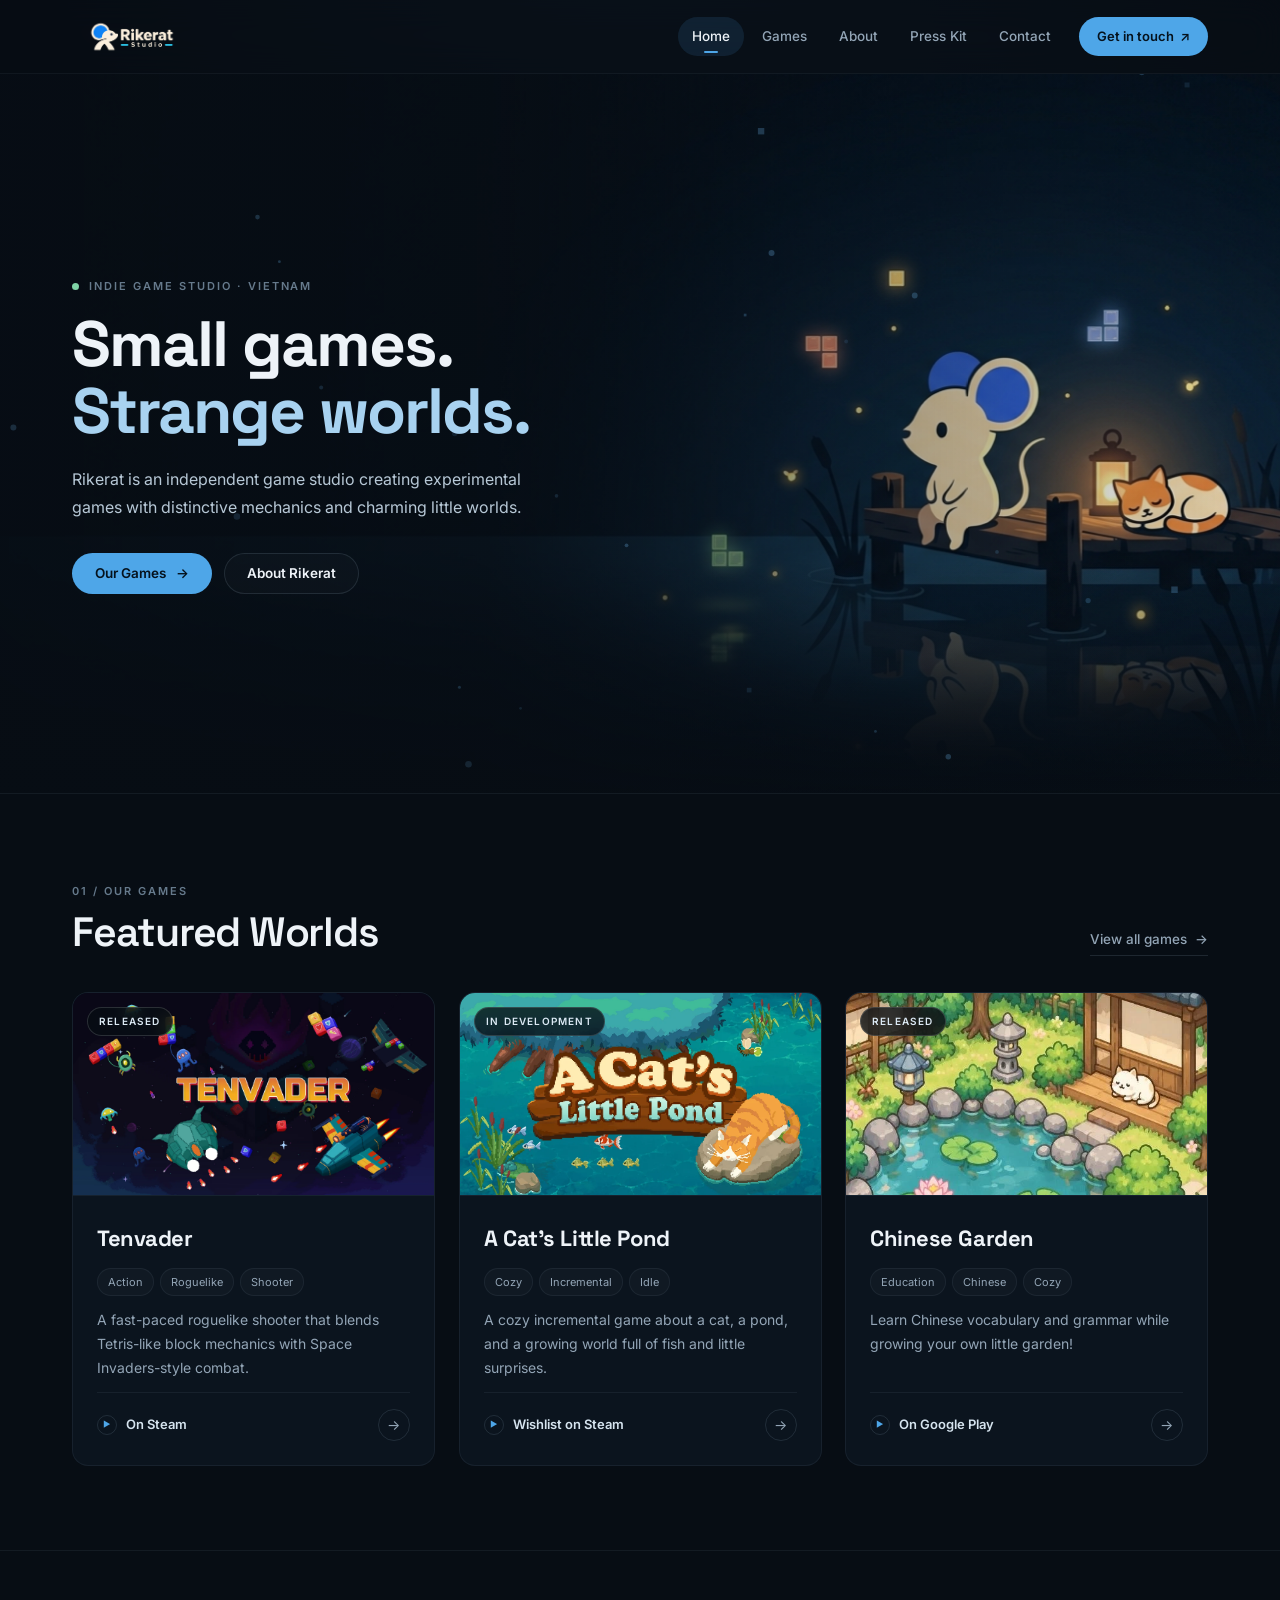
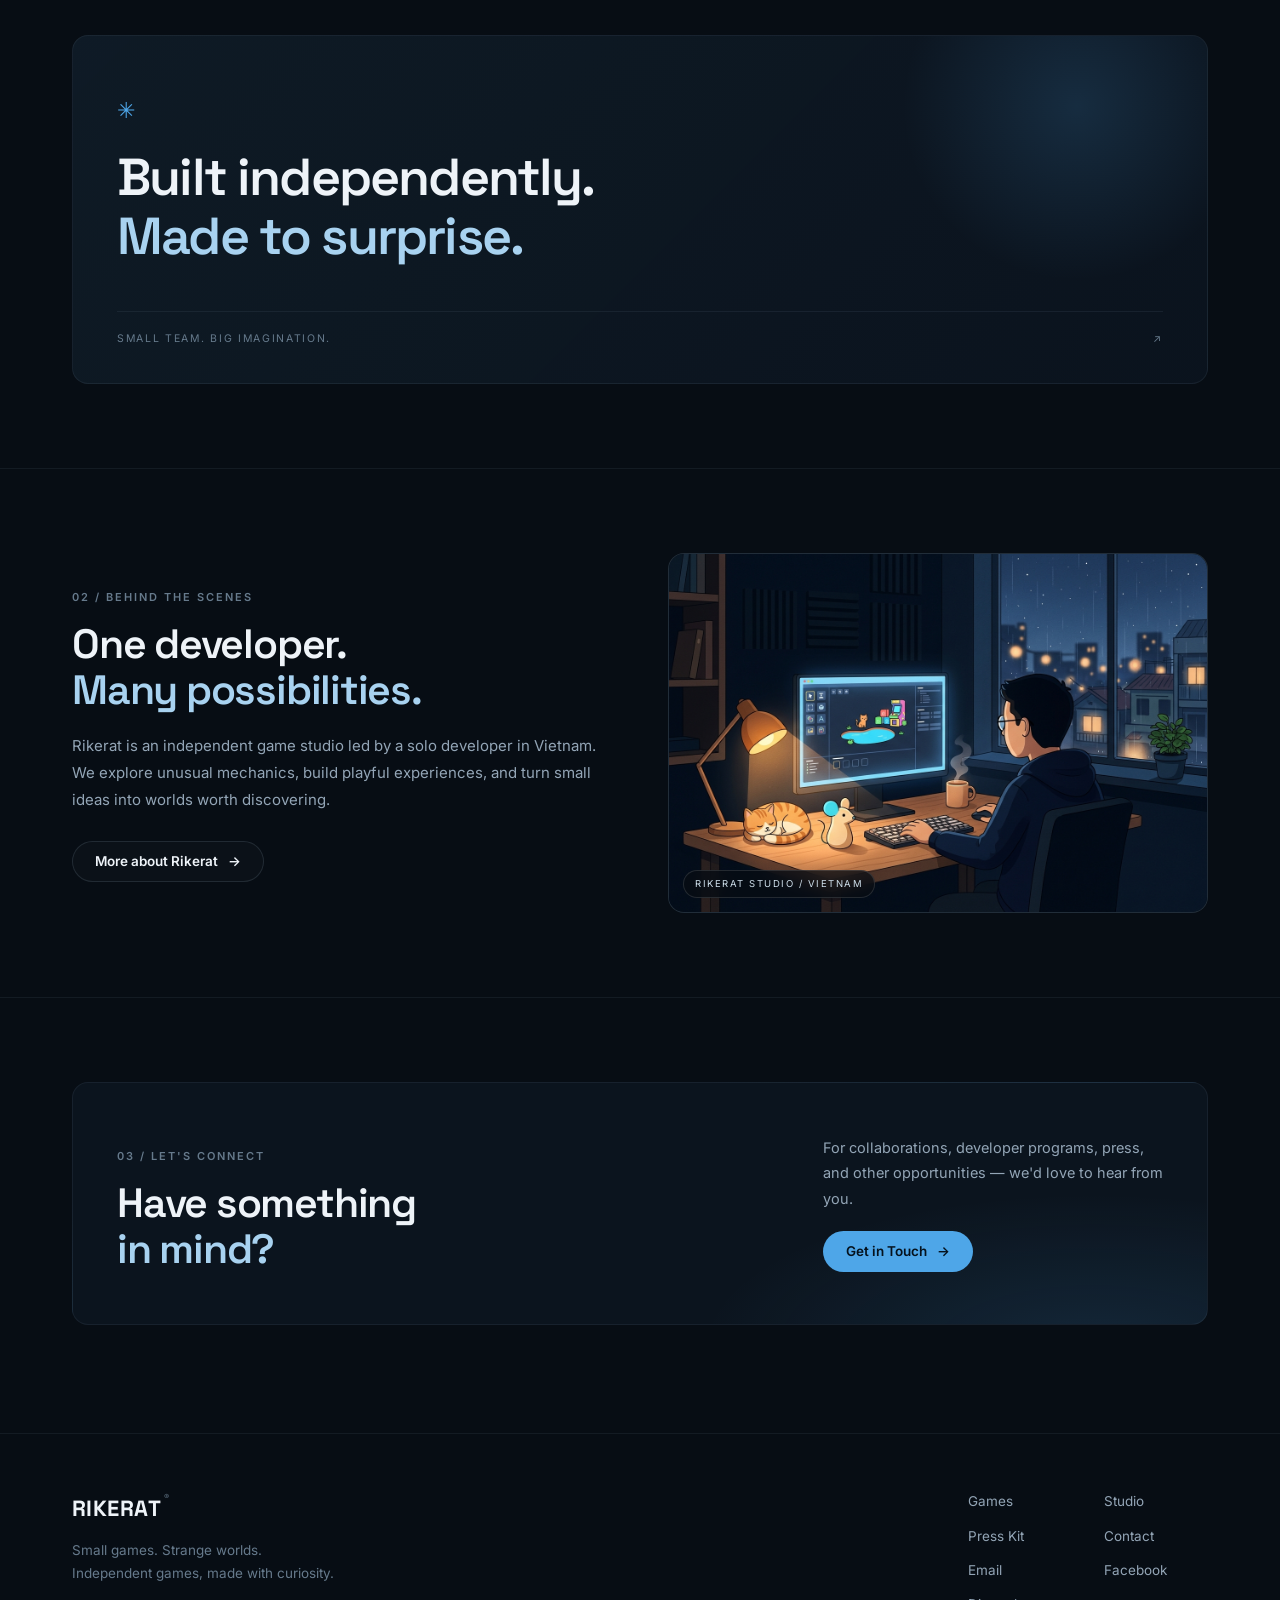
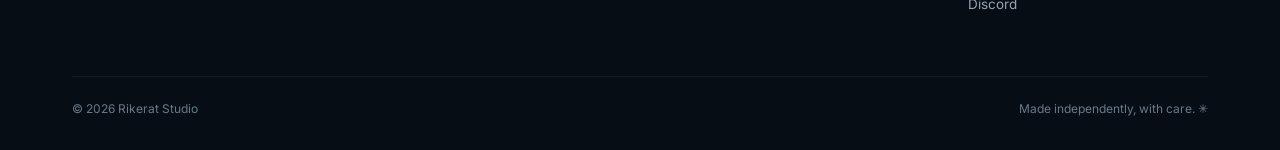
<file: index.html>
<!doctype html>
<html lang="en">
<head>
  <meta charset="utf-8">
  <meta name="viewport" content="width=device-width, initial-scale=1">
  <meta name="theme-color" content="#070d14">
  <meta name="description" content="Rikerat is a solo-led indie game studio in Vietnam creating playful and unexpected worlds.">
  <meta property="og:title" content="Independent Game Studio | Rikerat Studio">
  <meta property="og:description" content="Rikerat is a solo-led indie game studio in Vietnam creating playful and unexpected worlds.">
  <meta property="og:type" content="website">
  <link rel="icon" type="image/png" href="assets/favicon.png">
  <link rel="stylesheet" href="assets/style.css?v=3">
  <title>Independent Game Studio | Rikerat Studio</title>
</head>
<body>
  <div class="site-shell">
    <header class="site-header">
      <div class="header-inner">
        <a class="brand" href="index.html" aria-label="Rikerat Studio home">
          <img src="assets/rikerat-logo.png" alt="Rikerat Studio">
        </a>
        <button class="menu-toggle" type="button" aria-label="Toggle navigation" aria-expanded="false">
          <span></span><span></span><span></span>
        </button>
        <nav class="nav" aria-label="Main navigation">
          <a class="nav-link active" href="index.html">Home</a>
          <a class="nav-link" href="games/index.html">Games</a>
          <a class="nav-link" href="about.html">About</a>
          <a class="nav-link" href="press.html">Press Kit</a>
          <a class="nav-link" href="contact.html">Contact</a>
          <a class="nav-cta" href="contact.html">Get in touch <span aria-hidden="true">↗</span></a>
        </nav>
      </div>
    </header>

    <main>
      <section class="hero">
        <div class="hero-media" aria-hidden="true">
          <img src="assets/img/hero-rikerat.jpg" alt="">
        </div>
        <div class="hero-inner">
          <div class="hero-copy">
            <p class="eyebrow"><span class="status-dot"></span>Indie Game Studio · Vietnam</p>
            <h1>Small games.<br><em>Strange worlds.</em></h1>
            <p class="hero-desc">Rikerat is an independent game studio creating experimental games with distinctive mechanics and charming little worlds.</p>
            <div class="hero-actions">
              <a class="btn primary" href="games/index.html">Our Games <span aria-hidden="true">→</span></a>
              <a class="btn ghost" href="about.html">About Rikerat</a>
            </div>
          </div>
        </div>
      </section>

      <section class="section-block" id="games">
        <div class="container">
          <div class="section-header" data-reveal>
            <div>
              <p class="eyebrow">01 / Our Games</p>
              <h2>Featured Worlds</h2>
            </div>
            <a class="section-link" href="games/index.html">View all games <span aria-hidden="true">→</span></a>
          </div>

          <div class="games-grid">
            <article class="game-card" data-reveal style="--delay: 0.05s">
              <a class="game-visual" href="games/tenvader.html" aria-label="Explore Tenvader">
                <img src="assets/img/tenvader-keyart.webp" alt="Tenvader key art" loading="lazy">
                <span class="visual-tag">RELEASED</span>
              </a>
              <div class="game-info">
                <h3><a href="games/tenvader.html">Tenvader</a></h3>
                <div class="tags">
                  <span class="tag">Action</span>
                  <span class="tag">Roguelike</span>
                  <span class="tag">Shooter</span>
                </div>
                <p>A fast-paced roguelike shooter that blends Tetris-like block mechanics with Space Invaders-style combat.</p>
                <div class="card-foot">
                  <a class="text-link" href="games/tenvader.html"><span class="dot" aria-hidden="true">▶</span> On Steam</a>
                  <a class="arrow-link" href="games/tenvader.html" aria-label="Explore Tenvader">→</a>
                </div>
              </div>
            </article>

            <article class="game-card" data-reveal style="--delay: 0.14s">
              <a class="game-visual" href="games/a-cats-little-pond.html" aria-label="Explore A Cat’s Little Pond">
                <img src="assets/img/cat-pond.webp" alt="A Cat’s Little Pond key art" loading="lazy">
                <span class="visual-tag">IN DEVELOPMENT</span>
              </a>
              <div class="game-info">
                <h3><a href="games/a-cats-little-pond.html">A Cat’s Little Pond</a></h3>
                <div class="tags">
                  <span class="tag">Cozy</span>
                  <span class="tag">Incremental</span>
                  <span class="tag">Idle</span>
                </div>
                <p>A cozy incremental game about a cat, a pond, and a growing world full of fish and little surprises.</p>
                <div class="card-foot">
                  <a class="text-link" href="games/a-cats-little-pond.html"><span class="dot" aria-hidden="true">▶</span> Wishlist on Steam</a>
                  <a class="arrow-link" href="games/a-cats-little-pond.html" aria-label="Explore A Cat’s Little Pond">→</a>
                </div>
              </div>
            </article>

            <article class="game-card" data-reveal style="--delay: 0.23s">
              <a class="game-visual" href="games/chinese-garden.html" aria-label="Explore Chinese Garden">
                <img src="assets/img/chinese-garden-keyart.webp" alt="Chinese Garden key art" loading="lazy">
                <span class="visual-tag">RELEASED</span>
              </a>
              <div class="game-info">
                <h3><a href="games/chinese-garden.html">Chinese Garden</a></h3>
                <div class="tags">
                  <span class="tag">Education</span>
                  <span class="tag">Chinese</span>
                  <span class="tag">Cozy</span>
                </div>
                <p>Learn Chinese vocabulary and grammar while growing your own little garden!</p>
                <div class="card-foot">
                  <a class="text-link" href="games/chinese-garden.html"><span class="dot" aria-hidden="true">▶</span> On Google Play</a>
                  <a class="arrow-link" href="games/chinese-garden.html" aria-label="Explore Chinese Garden">→</a>
                </div>
              </div>
            </article>
          </div>
        </div>
      </section>

      <section class="section-block">
        <div class="container">
          <div class="statement-card" data-reveal>
            <span class="statement-mark" aria-hidden="true">✳</span>
            <p>Built independently.<br><em>Made to surprise.</em></p>
            <div class="statement-foot">
              <span>SMALL TEAM. BIG IMAGINATION.</span>
              <span aria-hidden="true">↗</span>
            </div>
          </div>
        </div>
      </section>

      <section class="section-block">
        <div class="container">
          <div class="about-teaser">
            <div class="about-teaser-copy" data-reveal>
              <p class="eyebrow">02 / Behind the Scenes</p>
              <h2>One developer.<br><em>Many possibilities.</em></h2>
              <p>Rikerat is an independent game studio led by a solo developer in Vietnam. We explore unusual mechanics, build playful experiences, and turn small ideas into worlds worth discovering.</p>
              <a class="btn outline" href="about.html">More about Rikerat <span aria-hidden="true">→</span></a>
            </div>
            <div class="about-art" data-reveal style="--delay: 0.12s">
              <img src="assets/img/studio-rikerat.jpg" alt="The Rikerat developer working late at a cozy desk in Vietnam with the mouse mascot and sleeping cat" loading="lazy">
              <span>RIKERAT STUDIO / VIETNAM</span>
            </div>
          </div>
        </div>
      </section>

      <section class="section-block">
        <div class="container">
          <div class="contact-band" data-reveal>
            <div>
              <p class="eyebrow">03 / Let's Connect</p>
              <h2>Have something<br><em>in mind?</em></h2>
            </div>
            <div>
              <p>For collaborations, developer programs, press, and other opportunities — we'd love to hear from you.</p>
              <a class="btn primary" href="contact.html">Get in Touch <span aria-hidden="true">→</span></a>
            </div>
          </div>
        </div>
      </section>
    </main>

    <footer class="footer">
      <div class="container">
        <div class="footer-grid">
          <div>
            <a href="index.html" class="footer-name">RIKERAT<span>®</span></a>
            <p>Small games. Strange worlds.<br>Independent games, made with curiosity.</p>
          </div>
          <div class="footer-links">
            <a href="games/index.html">Games</a>
            <a href="about.html">Studio</a>
            <a href="press.html">Press Kit</a>
            <a href="contact.html">Contact</a>
            <a href="mailto:hlinh0411hd@gmail.com">Email</a>
            <a href="https://www.facebook.com/rikerat2401" target="_blank" rel="noopener noreferrer">Facebook</a>
            <a href="https://discord.gg/CGaNUMNWQm" target="_blank" rel="noopener noreferrer">Discord</a>
          </div>
          <div class="footer-bottom">
            <span>© <span id="year">2026</span> Rikerat Studio</span>
            <span>Made independently, with care. ✳</span>
          </div>
        </div>
      </div>
    </footer>
  </div>
  <script src="assets/script.js?v=3" defer></script>
</body>
</html>
</file>
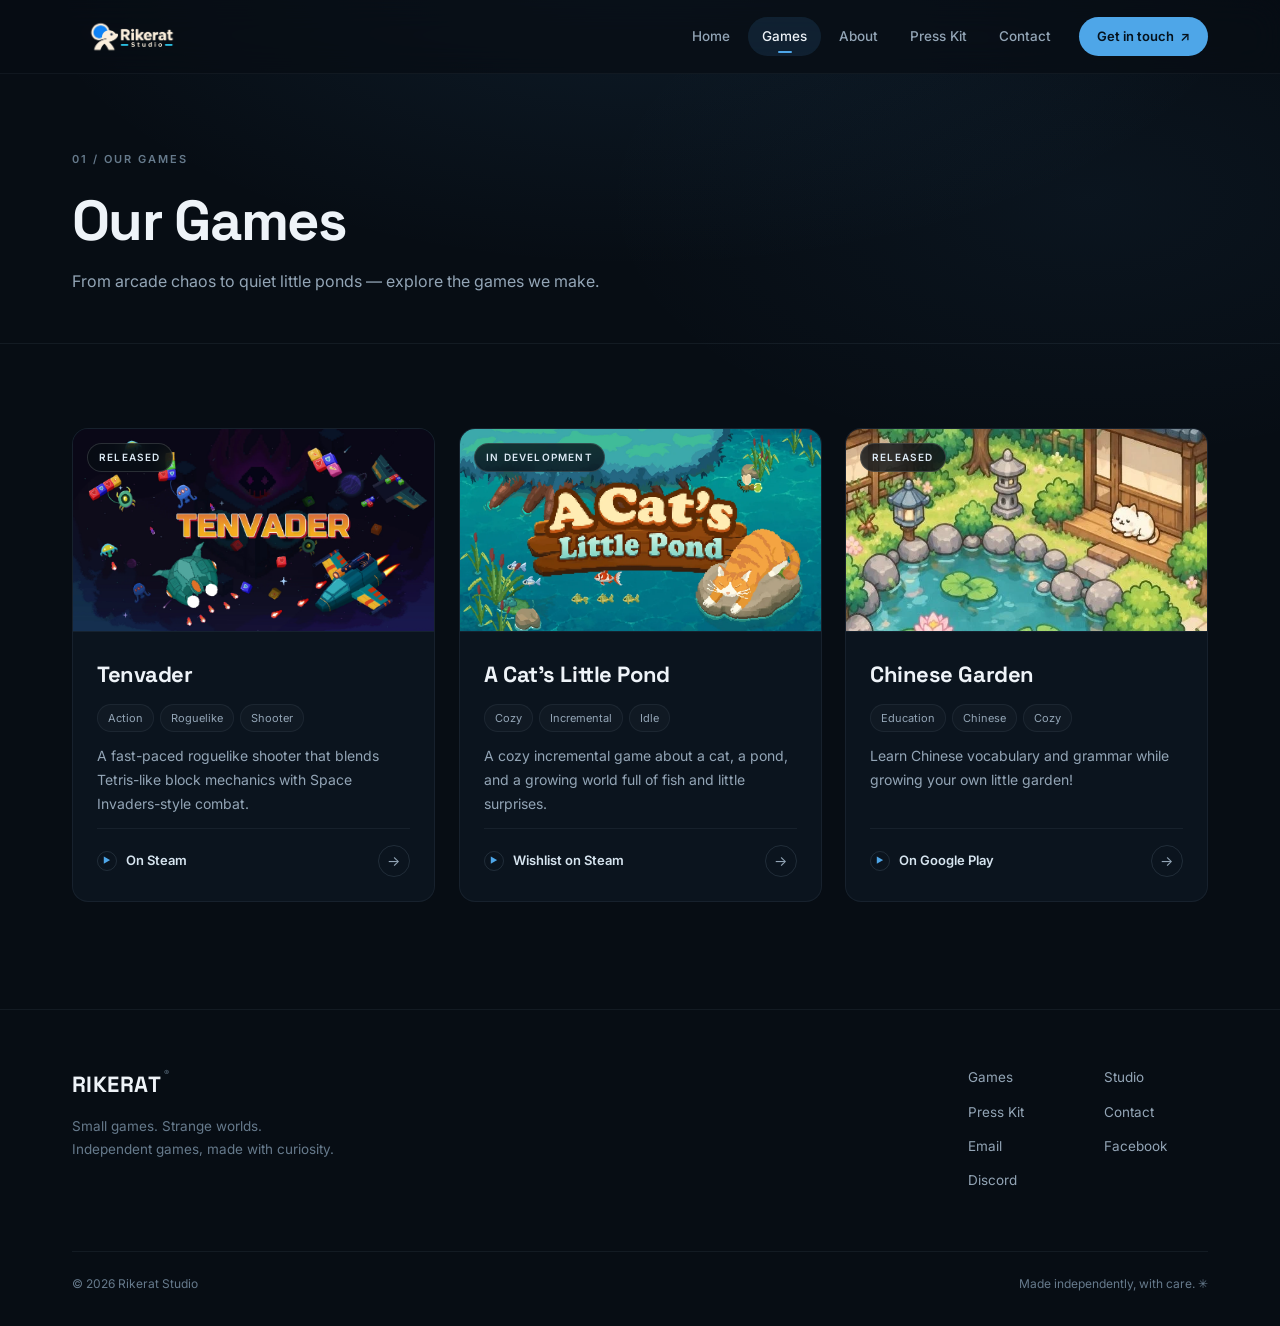
<file: games/index.html>
<!doctype html>
<html lang="en">
<head>
  <meta charset="utf-8">
  <meta name="viewport" content="width=device-width, initial-scale=1">
  <meta name="theme-color" content="#070d14">
  <meta name="description" content="Discover Tenvader, A Cat’s Little Pond, and Chinese Garden from Rikerat Studio.">
  <meta property="og:title" content="Our Games | Rikerat Studio">
  <meta property="og:description" content="Discover Tenvader, A Cat’s Little Pond, and Chinese Garden from Rikerat Studio.">
  <meta property="og:type" content="website">
  <link rel="icon" type="image/png" href="../assets/favicon.png">
  <link rel="stylesheet" href="../assets/style.css?v=3">
  <title>Our Games | Rikerat Studio</title>
</head>
<body>
  <div class="site-shell">
    <header class="site-header">
      <div class="header-inner">
        <a class="brand" href="../index.html" aria-label="Rikerat Studio home">
          <img src="../assets/rikerat-logo.png" alt="Rikerat Studio">
        </a>
        <button class="menu-toggle" type="button" aria-label="Toggle navigation" aria-expanded="false">
          <span></span><span></span><span></span>
        </button>
        <nav class="nav" aria-label="Main navigation">
          <a class="nav-link" href="../index.html">Home</a>
          <a class="nav-link active" href="../games/index.html">Games</a>
          <a class="nav-link" href="../about.html">About</a>
          <a class="nav-link" href="../press.html">Press Kit</a>
          <a class="nav-link" href="../contact.html">Contact</a>
          <a class="nav-cta" href="../contact.html">Get in touch <span aria-hidden="true">↗</span></a>
        </nav>
      </div>
    </header>

    <main>
      <section class="page-heading">
        <div class="container">
          <p class="eyebrow">01 / Our Games</p>
          <h1>Our Games</h1>
          <p class="lead">From arcade chaos to quiet little ponds — explore the games we make.</p>
        </div>
      </section>

      <section class="section-block">
        <div class="container">
          <div class="games-grid">
            <article class="game-card" data-reveal style="--delay: 0.05s">
              <a class="game-visual" href="tenvader.html" aria-label="Explore Tenvader">
                <img src="../assets/img/tenvader-keyart.webp" alt="Tenvader key art" loading="lazy">
                <span class="visual-tag">RELEASED</span>
              </a>
              <div class="game-info">
                <h3><a href="tenvader.html">Tenvader</a></h3>
                <div class="tags">
                  <span class="tag">Action</span>
                  <span class="tag">Roguelike</span>
                  <span class="tag">Shooter</span>
                </div>
                <p>A fast-paced roguelike shooter that blends Tetris-like block mechanics with Space Invaders-style combat.</p>
                <div class="card-foot">
                  <a class="text-link" href="tenvader.html"><span class="dot" aria-hidden="true">▶</span> On Steam</a>
                  <a class="arrow-link" href="tenvader.html" aria-label="Explore Tenvader">→</a>
                </div>
              </div>
            </article>

            <article class="game-card" data-reveal style="--delay: 0.14s">
              <a class="game-visual" href="a-cats-little-pond.html" aria-label="Explore A Cat’s Little Pond">
                <img src="../assets/img/cat-pond.webp" alt="A Cat’s Little Pond key art" loading="lazy">
                <span class="visual-tag">IN DEVELOPMENT</span>
              </a>
              <div class="game-info">
                <h3><a href="a-cats-little-pond.html">A Cat’s Little Pond</a></h3>
                <div class="tags">
                  <span class="tag">Cozy</span>
                  <span class="tag">Incremental</span>
                  <span class="tag">Idle</span>
                </div>
                <p>A cozy incremental game about a cat, a pond, and a growing world full of fish and little surprises.</p>
                <div class="card-foot">
                  <a class="text-link" href="a-cats-little-pond.html"><span class="dot" aria-hidden="true">▶</span> Wishlist on Steam</a>
                  <a class="arrow-link" href="a-cats-little-pond.html" aria-label="Explore A Cat’s Little Pond">→</a>
                </div>
              </div>
            </article>

            <article class="game-card" data-reveal style="--delay: 0.23s">
              <a class="game-visual" href="chinese-garden.html" aria-label="Explore Chinese Garden">
                <img src="../assets/img/chinese-garden-keyart.webp" alt="Chinese Garden key art" loading="lazy">
                <span class="visual-tag">RELEASED</span>
              </a>
              <div class="game-info">
                <h3><a href="chinese-garden.html">Chinese Garden</a></h3>
                <div class="tags">
                  <span class="tag">Education</span>
                  <span class="tag">Chinese</span>
                  <span class="tag">Cozy</span>
                </div>
                <p>Learn Chinese vocabulary and grammar while growing your own little garden!</p>
                <div class="card-foot">
                  <a class="text-link" href="chinese-garden.html"><span class="dot" aria-hidden="true">▶</span> On Google Play</a>
                  <a class="arrow-link" href="chinese-garden.html" aria-label="Explore Chinese Garden">→</a>
                </div>
              </div>
            </article>
          </div>
        </div>
      </section>
    </main>

    <footer class="footer">
      <div class="container">
        <div class="footer-grid">
          <div>
            <a href="../index.html" class="footer-name">RIKERAT<span>®</span></a>
            <p>Small games. Strange worlds.<br>Independent games, made with curiosity.</p>
          </div>
          <div class="footer-links">
            <a href="../games/index.html">Games</a>
            <a href="../about.html">Studio</a>
            <a href="../press.html">Press Kit</a>
            <a href="../contact.html">Contact</a>
            <a href="mailto:hlinh0411hd@gmail.com">Email</a>
            <a href="https://www.facebook.com/rikerat2401" target="_blank" rel="noopener noreferrer">Facebook</a>
            <a href="https://discord.gg/CGaNUMNWQm" target="_blank" rel="noopener noreferrer">Discord</a>
          </div>
          <div class="footer-bottom">
            <span>© <span id="year">2026</span> Rikerat Studio</span>
            <span>Made independently, with care. ✳</span>
          </div>
        </div>
      </div>
    </footer>
  </div>
  <script src="../assets/script.js?v=3" defer></script>
</body>
</html>
</file>
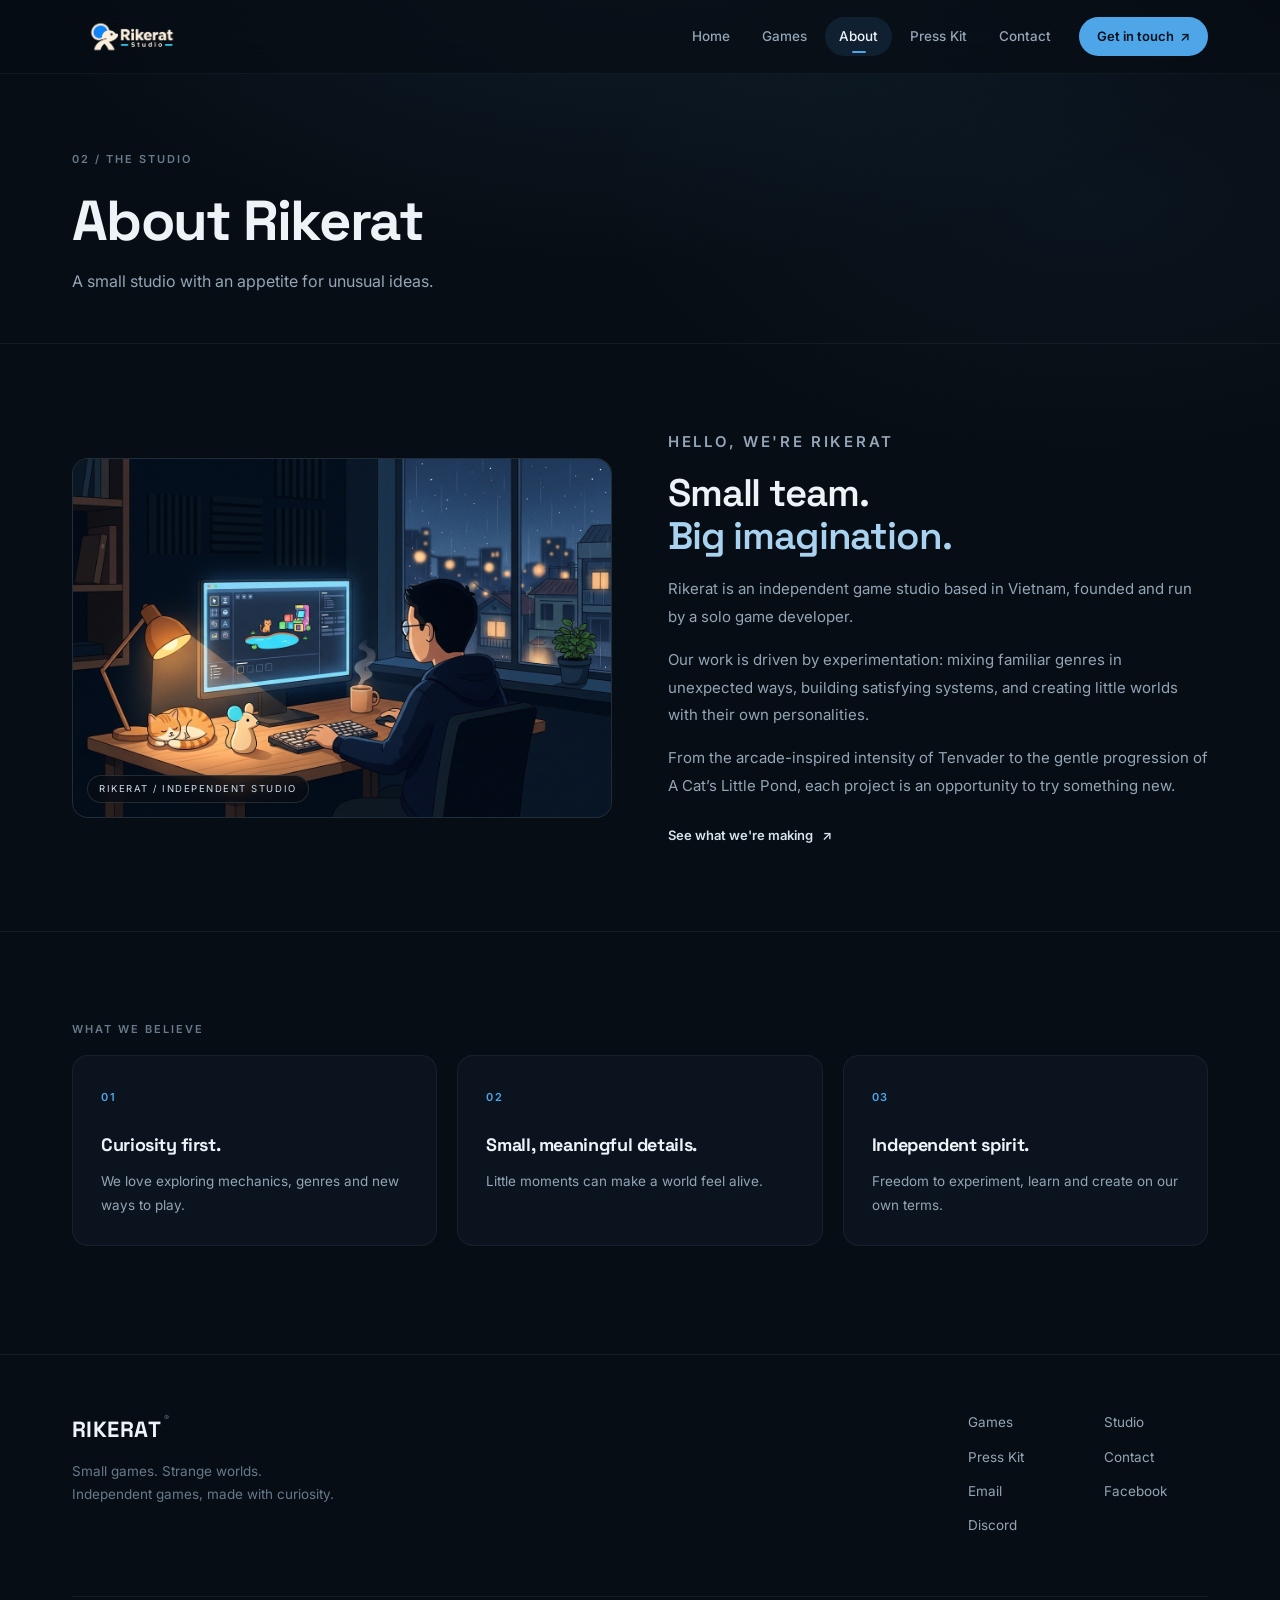
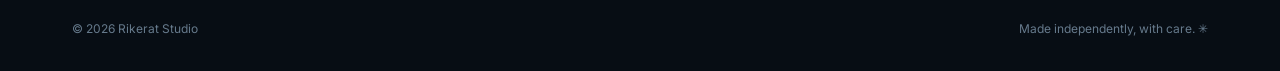
<file: about.html>
<!doctype html>
<html lang="en">
<head>
  <meta charset="utf-8">
  <meta name="viewport" content="width=device-width, initial-scale=1">
  <meta name="theme-color" content="#070d14">
  <meta name="description" content="Learn about Rikerat, a solo-led independent game studio based in Vietnam.">
  <meta property="og:title" content="About Rikerat | Rikerat Studio">
  <meta property="og:description" content="Learn about Rikerat, a solo-led independent game studio based in Vietnam.">
  <meta property="og:type" content="website">
  <link rel="icon" type="image/png" href="assets/favicon.png">
  <link rel="stylesheet" href="assets/style.css?v=3">
  <title>About Rikerat | Rikerat Studio</title>
</head>
<body>
  <div class="site-shell">
    <header class="site-header">
      <div class="header-inner">
        <a class="brand" href="index.html" aria-label="Rikerat Studio home">
          <img src="assets/rikerat-logo.png" alt="Rikerat Studio">
        </a>
        <button class="menu-toggle" type="button" aria-label="Toggle navigation" aria-expanded="false">
          <span></span><span></span><span></span>
        </button>
        <nav class="nav" aria-label="Main navigation">
          <a class="nav-link" href="index.html">Home</a>
          <a class="nav-link" href="games/index.html">Games</a>
          <a class="nav-link active" href="about.html">About</a>
          <a class="nav-link" href="press.html">Press Kit</a>
          <a class="nav-link" href="contact.html">Contact</a>
          <a class="nav-cta" href="contact.html">Get in touch <span aria-hidden="true">↗</span></a>
        </nav>
      </div>
    </header>

    <main>
      <section class="page-heading">
        <div class="container">
          <p class="eyebrow">02 / The Studio</p>
          <h1>About Rikerat</h1>
          <p class="lead">A small studio with an appetite for unusual ideas.</p>
        </div>
      </section>

      <section class="section-block">
        <div class="container">
          <div class="split-content">
            <div class="feature-art" data-reveal>
              <img src="assets/img/studio-rikerat.jpg" alt="The Rikerat developer working late at a cozy desk in Vietnam with the mouse mascot and sleeping cat">
              <span>RIKERAT / INDEPENDENT STUDIO</span>
            </div>
            <div class="prose" data-reveal style="--delay: 0.1s">
              <p class="eyebrow">Hello, we're Rikerat</p>
              <h2>Small team.<br><em>Big imagination.</em></h2>
              <p>Rikerat is an independent game studio based in Vietnam, founded and run by a solo game developer.</p>
              <p>Our work is driven by experimentation: mixing familiar genres in unexpected ways, building satisfying systems, and creating little worlds with their own personalities.</p>
              <p>From the arcade-inspired intensity of Tenvader to the gentle progression of A Cat’s Little Pond, each project is an opportunity to try something new.</p>
              <a class="text-link" href="games/index.html">See what we're making <span aria-hidden="true">↗</span></a>
            </div>
          </div>
        </div>
      </section>

      <section class="section-block">
        <div class="container">
          <p class="eyebrow" data-reveal>What we believe</p>
          <div class="values-grid">
            <div data-reveal style="--delay: 0.05s">
              <span>01</span>
              <h3>Curiosity first.</h3>
              <p>We love exploring mechanics, genres and new ways to play.</p>
            </div>
            <div data-reveal style="--delay: 0.12s">
              <span>02</span>
              <h3>Small, meaningful details.</h3>
              <p>Little moments can make a world feel alive.</p>
            </div>
            <div data-reveal style="--delay: 0.19s">
              <span>03</span>
              <h3>Independent spirit.</h3>
              <p>Freedom to experiment, learn and create on our own terms.</p>
            </div>
          </div>
        </div>
      </section>
    </main>

    <footer class="footer">
      <div class="container">
        <div class="footer-grid">
          <div>
            <a href="index.html" class="footer-name">RIKERAT<span>®</span></a>
            <p>Small games. Strange worlds.<br>Independent games, made with curiosity.</p>
          </div>
          <div class="footer-links">
            <a href="games/index.html">Games</a>
            <a href="about.html">Studio</a>
            <a href="press.html">Press Kit</a>
            <a href="contact.html">Contact</a>
            <a href="mailto:hlinh0411hd@gmail.com">Email</a>
            <a href="https://www.facebook.com/rikerat2401" target="_blank" rel="noopener noreferrer">Facebook</a>
            <a href="https://discord.gg/CGaNUMNWQm" target="_blank" rel="noopener noreferrer">Discord</a>
          </div>
          <div class="footer-bottom">
            <span>© <span id="year">2026</span> Rikerat Studio</span>
            <span>Made independently, with care. ✳</span>
          </div>
        </div>
      </div>
    </footer>
  </div>
  <script src="assets/script.js?v=3" defer></script>
</body>
</html>
</file>
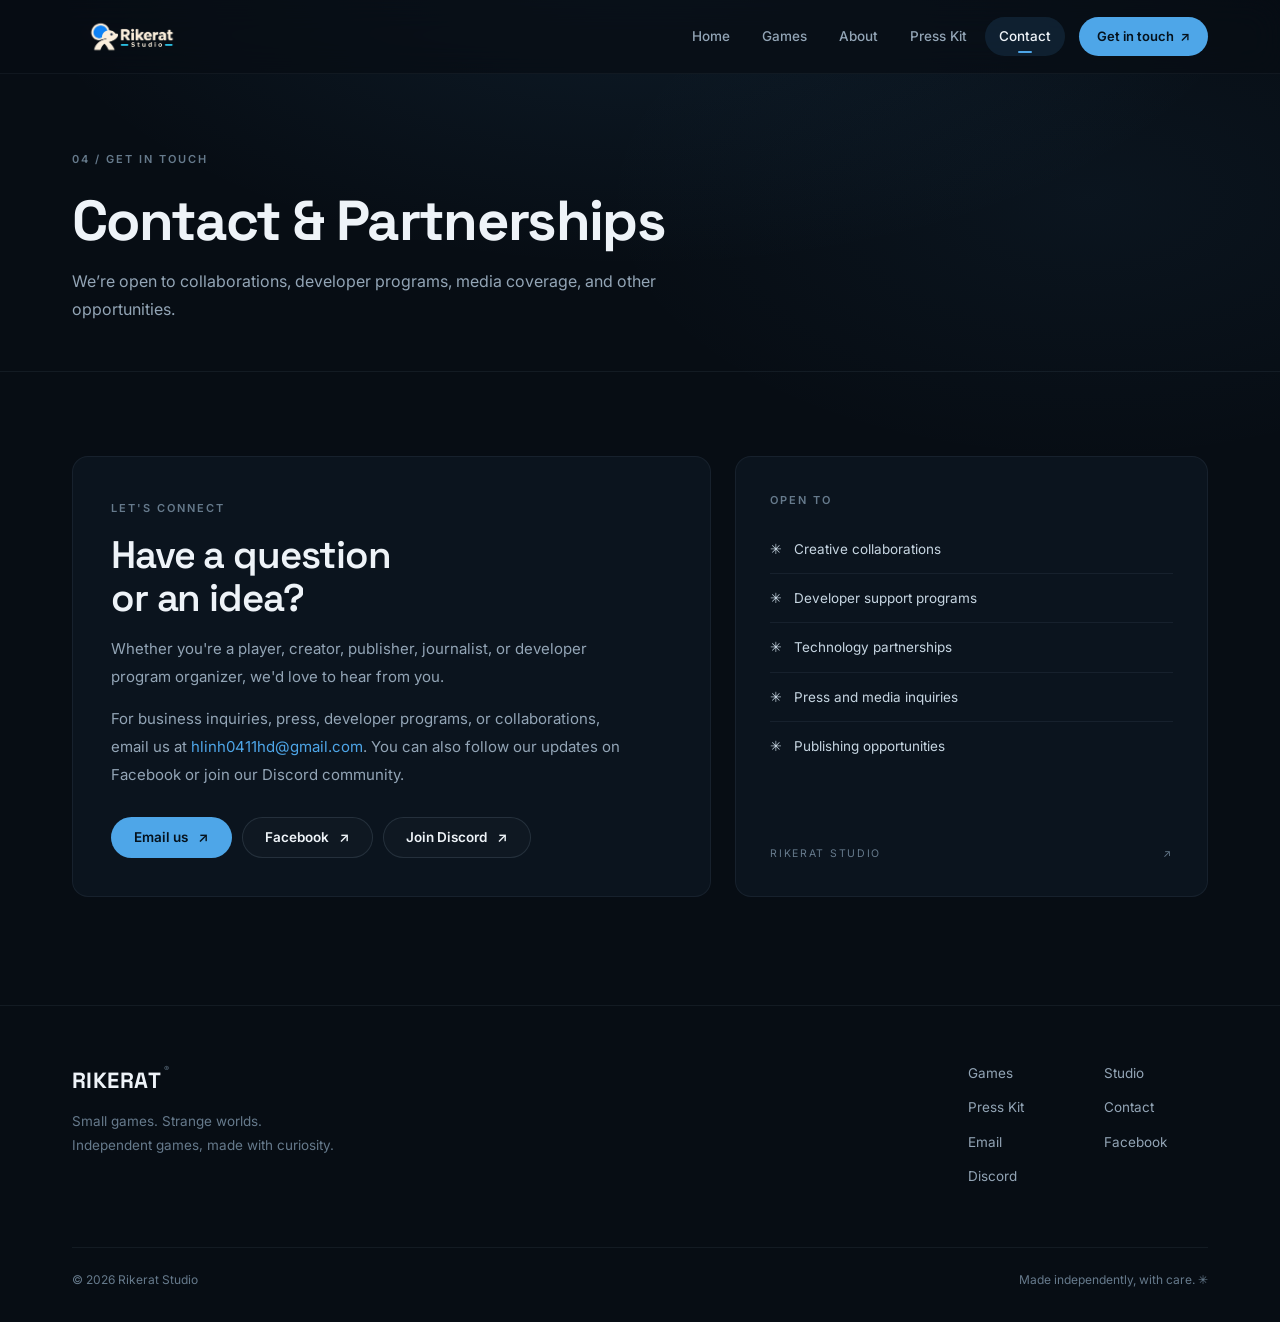
<file: contact.html>
<!doctype html>
<html lang="en">
<head>
  <meta charset="utf-8">
  <meta name="viewport" content="width=device-width, initial-scale=1">
  <meta name="theme-color" content="#070d14">
  <meta name="description" content="Contact Rikerat Studio about collaborations, developer programs, partnerships and press.">
  <meta property="og:title" content="Contact | Rikerat Studio">
  <meta property="og:description" content="Contact Rikerat Studio about collaborations, developer programs, partnerships and press.">
  <meta property="og:type" content="website">
  <link rel="icon" type="image/png" href="assets/favicon.png">
  <link rel="stylesheet" href="assets/style.css?v=3">
  <title>Contact | Rikerat Studio</title>
</head>
<body>
  <div class="site-shell">
    <header class="site-header">
      <div class="header-inner">
        <a class="brand" href="index.html" aria-label="Rikerat Studio home">
          <img src="assets/rikerat-logo.png" alt="Rikerat Studio">
        </a>
        <button class="menu-toggle" type="button" aria-label="Toggle navigation" aria-expanded="false">
          <span></span><span></span><span></span>
        </button>
        <nav class="nav" aria-label="Main navigation">
          <a class="nav-link" href="index.html">Home</a>
          <a class="nav-link" href="games/index.html">Games</a>
          <a class="nav-link" href="about.html">About</a>
          <a class="nav-link" href="press.html">Press Kit</a>
          <a class="nav-link active" href="contact.html">Contact</a>
          <a class="nav-cta" href="contact.html">Get in touch <span aria-hidden="true">↗</span></a>
        </nav>
      </div>
    </header>

    <main>
      <section class="page-heading">
        <div class="container">
          <p class="eyebrow">04 / Get in Touch</p>
          <h1>Contact &amp; Partnerships</h1>
          <p class="lead">We’re open to collaborations, developer programs, media coverage, and other opportunities.</p>
        </div>
      </section>

      <section class="section-block">
        <div class="container">
          <div class="contact-layout">
            <div class="contact-main" data-reveal>
              <p class="eyebrow">Let's Connect</p>
              <h2>Have a question<br>or an idea?</h2>
              <p>Whether you're a player, creator, publisher, journalist, or developer program organizer, we'd love to hear from you.</p>
              <p class="muted">For business inquiries, press, developer programs, or collaborations, email us at <a href="mailto:hlinh0411hd@gmail.com">hlinh0411hd@gmail.com</a>. You can also follow our updates on Facebook or join our Discord community.</p>
              <div class="contact-buttons">
                <a class="btn primary" href="mailto:hlinh0411hd@gmail.com">Email us <span aria-hidden="true">↗</span></a>
                <a class="btn outline" href="https://www.facebook.com/rikerat2401" target="_blank" rel="noopener noreferrer">Facebook <span aria-hidden="true">↗</span></a>
                <a class="btn outline" href="https://discord.gg/CGaNUMNWQm" target="_blank" rel="noopener noreferrer">Join Discord <span aria-hidden="true">↗</span></a>
              </div>
            </div>

            <aside class="contact-aside" data-reveal style="--delay: 0.1s">
              <p class="eyebrow">Open to</p>
              <ul>
                <li>✳ &nbsp; Creative collaborations</li>
                <li>✳ &nbsp; Developer support programs</li>
                <li>✳ &nbsp; Technology partnerships</li>
                <li>✳ &nbsp; Press and media inquiries</li>
                <li>✳ &nbsp; Publishing opportunities</li>
              </ul>
              <div class="aside-bottom">RIKERAT STUDIO <span>↗</span></div>
            </aside>
          </div>
        </div>
      </section>
    </main>

    <footer class="footer">
      <div class="container">
        <div class="footer-grid">
          <div>
            <a href="index.html" class="footer-name">RIKERAT<span>®</span></a>
            <p>Small games. Strange worlds.<br>Independent games, made with curiosity.</p>
          </div>
          <div class="footer-links">
            <a href="games/index.html">Games</a>
            <a href="about.html">Studio</a>
            <a href="press.html">Press Kit</a>
            <a href="contact.html">Contact</a>
            <a href="mailto:hlinh0411hd@gmail.com">Email</a>
            <a href="https://www.facebook.com/rikerat2401" target="_blank" rel="noopener noreferrer">Facebook</a>
            <a href="https://discord.gg/CGaNUMNWQm" target="_blank" rel="noopener noreferrer">Discord</a>
          </div>
          <div class="footer-bottom">
            <span>© <span id="year">2026</span> Rikerat Studio</span>
            <span>Made independently, with care. ✳</span>
          </div>
        </div>
      </div>
    </footer>
  </div>
  <script src="assets/script.js?v=3" defer></script>
</body>
</html>
</file>
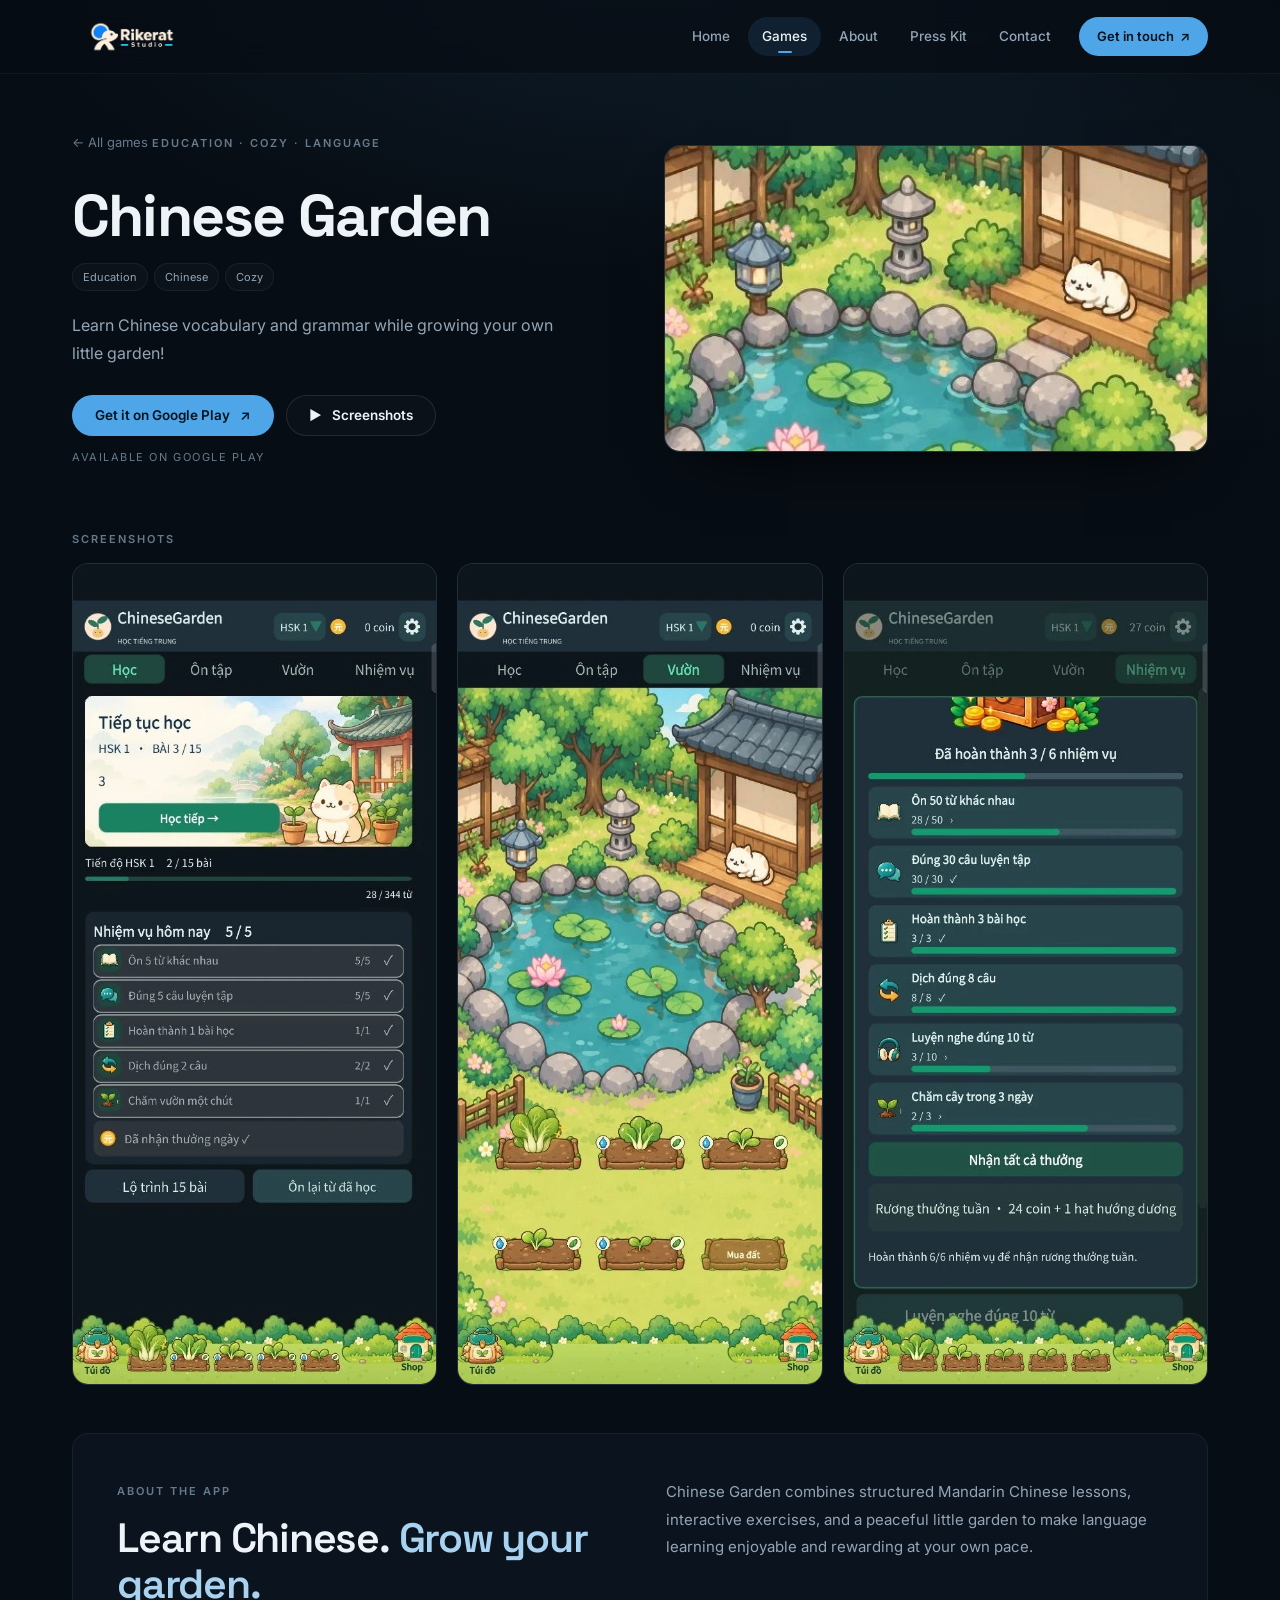
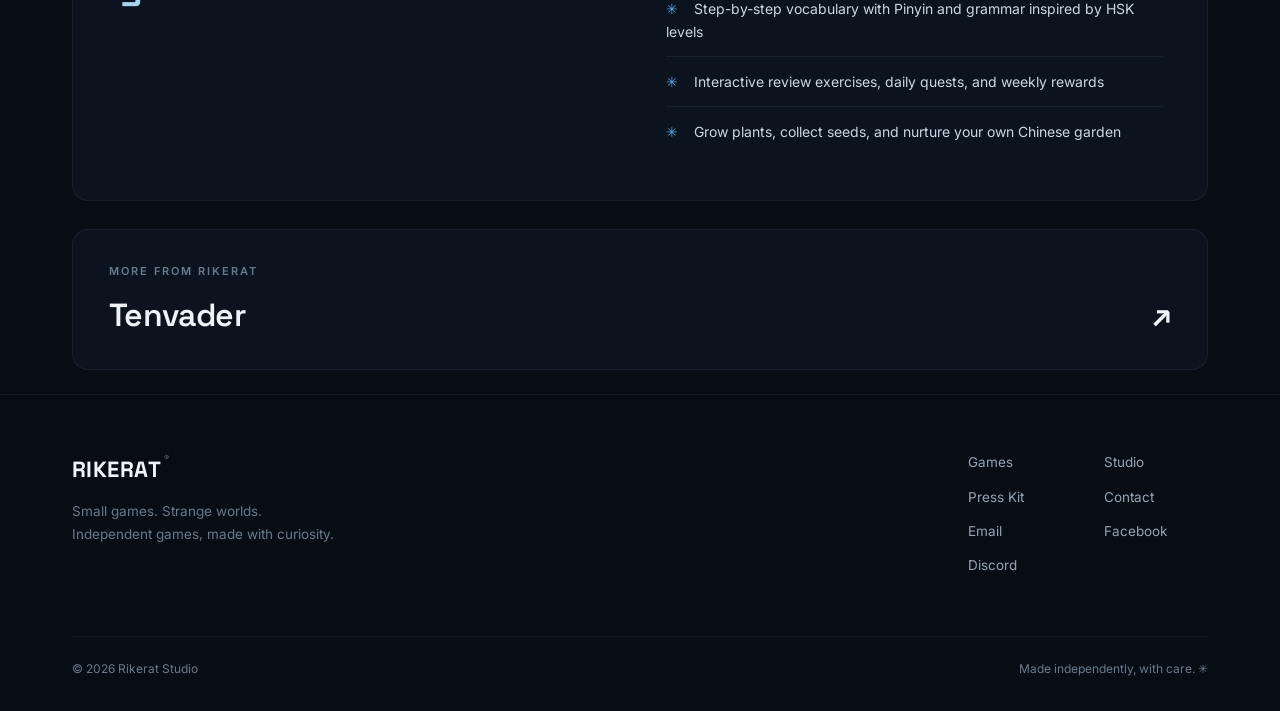
<file: games/chinese-garden.html>
<!doctype html>
<html lang="en">
<head>
  <meta charset="utf-8">
  <meta name="viewport" content="width=device-width, initial-scale=1">
  <meta name="theme-color" content="#070d14">
  <meta name="description" content="Learn Chinese vocabulary and grammar while growing your own little garden in Chinese Garden by Rikerat Studio.">
  <meta property="og:title" content="Chinese Garden | Rikerat Studio">
  <meta property="og:description" content="Learn Chinese vocabulary and grammar while growing your own little garden in Chinese Garden by Rikerat Studio.">
  <meta property="og:type" content="website">
  <link rel="icon" type="image/png" href="../assets/favicon.png">
  <link rel="stylesheet" href="../assets/style.css?v=3">
  <title>Chinese Garden | Rikerat Studio</title>
</head>
<body>
  <div class="site-shell">
    <header class="site-header">
      <div class="header-inner">
        <a class="brand" href="../index.html" aria-label="Rikerat Studio home">
          <img src="../assets/rikerat-logo.png" alt="Rikerat Studio">
        </a>
        <button class="menu-toggle" type="button" aria-label="Toggle navigation" aria-expanded="false">
          <span></span><span></span><span></span>
        </button>
        <nav class="nav" aria-label="Main navigation">
          <a class="nav-link" href="../index.html">Home</a>
          <a class="nav-link active" href="../games/index.html">Games</a>
          <a class="nav-link" href="../about.html">About</a>
          <a class="nav-link" href="../press.html">Press Kit</a>
          <a class="nav-link" href="../contact.html">Contact</a>
          <a class="nav-cta" href="../contact.html">Get in touch <span aria-hidden="true">↗</span></a>
        </nav>
      </div>
    </header>

    <main>
      <div class="container">
        <section class="detail-hero">
          <div class="detail-copy">
            <a class="back-link" href="index.html">← All games</a>
            <p class="eyebrow">Education · Cozy · Language</p>
            <h1>Chinese Garden</h1>
            <div class="tags">
              <span class="tag">Education</span>
              <span class="tag">Chinese</span>
              <span class="tag">Cozy</span>
            </div>
            <p class="lead">Learn Chinese vocabulary and grammar while growing your own little garden!</p>
            <div class="detail-actions">
              <a class="btn primary" href="https://play.google.com/store/apps/details?id=com.rikerat.chinesegarden" target="_blank" rel="noopener noreferrer">Get it on Google Play <span aria-hidden="true">↗</span></a>
              <a class="btn ghost" href="#screenshots"><span aria-hidden="true">▶</span> Screenshots</a>
              <span class="game-status">AVAILABLE ON GOOGLE PLAY</span>
            </div>
          </div>
          <div class="detail-video" data-reveal>
            <div class="video-frame static">
              <img src="../assets/img/chinese-garden-keyart.webp" alt="Chinese Garden key art" loading="lazy">
            </div>
          </div>
        </section>

        <section class="detail-media" id="screenshots" data-reveal>
          <div class="media-block">
            <p class="eyebrow">Screenshots</p>
            <div class="screenshot-grid">
              <div class="screenshot-card">
                <img src="../assets/img/chinese-garden-1.webp" alt="Chinese Garden lessons and daily quests screen" loading="lazy">
              </div>
              <div class="screenshot-card">
                <img src="../assets/img/chinese-garden-3.webp" alt="Chinese Garden peaceful garden and pond view" loading="lazy">
              </div>
              <div class="screenshot-card">
                <img src="../assets/img/chinese-garden-2.webp" alt="Chinese Garden weekly quests and rewards screen" loading="lazy">
              </div>
            </div>
          </div>
        </section>

        <section class="detail-about" data-reveal>
          <div>
            <p class="eyebrow">About the App</p>
            <h2>Learn Chinese. <em>Grow your garden.</em></h2>
          </div>
          <div>
            <p>Chinese Garden combines structured Mandarin Chinese lessons, interactive exercises, and a peaceful little garden to make language learning enjoyable and rewarding at your own pace.</p>
            <ul class="feature-list">
              <li><span>✳</span> Step-by-step vocabulary with Pinyin and grammar inspired by HSK levels</li>
              <li><span>✳</span> Interactive review exercises, daily quests, and weekly rewards</li>
              <li><span>✳</span> Grow plants, collect seeds, and nurture your own Chinese garden</li>
            </ul>
          </div>
        </section>

        <section class="next-project" data-reveal>
          <p class="eyebrow">More from Rikerat</p>
          <a href="tenvader.html">Tenvader <span aria-hidden="true">↗</span></a>
        </section>
      </div>
    </main>

    <footer class="footer">
      <div class="container">
        <div class="footer-grid">
          <div>
            <a href="../index.html" class="footer-name">RIKERAT<span>®</span></a>
            <p>Small games. Strange worlds.<br>Independent games, made with curiosity.</p>
          </div>
          <div class="footer-links">
            <a href="../games/index.html">Games</a>
            <a href="../about.html">Studio</a>
            <a href="../press.html">Press Kit</a>
            <a href="../contact.html">Contact</a>
            <a href="mailto:hlinh0411hd@gmail.com">Email</a>
            <a href="https://www.facebook.com/rikerat2401" target="_blank" rel="noopener noreferrer">Facebook</a>
            <a href="https://discord.gg/CGaNUMNWQm" target="_blank" rel="noopener noreferrer">Discord</a>
          </div>
          <div class="footer-bottom">
            <span>© <span id="year">2026</span> Rikerat Studio</span>
            <span>Made independently, with care. ✳</span>
          </div>
        </div>
      </div>
    </footer>
  </div>
  <script src="../assets/script.js?v=3" defer></script>
</body>
</html>
</file>
<file: assets/style.css>
@import url('https://fonts.googleapis.com/css2?family=Inter:wght@400;500;600&family=Space+Grotesk:wght@500;600;700&display=swap');

:root {
  --bg: #070d14;
  --surface: #0b141e;
  --surface-2: #0f1a26;
  --line: rgba(168, 194, 216, 0.14);
  --line-soft: rgba(168, 194, 216, 0.08);
  --text: #eef3f8;
  --muted: #93a5b6;
  --dim: #667a8c;
  --accent: #4ea6e8;
  --accent-hover: #70b9f0;
  --accent-ink: #05121d;
  --accent-soft: rgba(78, 166, 232, 0.12);
  --mint: #7fd3a6;
  --font: 'Inter', -apple-system, BlinkMacSystemFont, sans-serif;
  --display: 'Space Grotesk', -apple-system, BlinkMacSystemFont, sans-serif;
  --ease: cubic-bezier(0.16, 1, 0.3, 1);
  --spring: cubic-bezier(0.34, 1.56, 0.64, 1);
  --radius: 16px;
  --radius-sm: 10px;
  --max-w: 1200px;
}

*,
*::before,
*::after {
  box-sizing: border-box;
}

html {
  scroll-behavior: smooth;
}

body {
  margin: 0;
  color: var(--text);
  font-family: var(--font);
  font-size: 15px;
  line-height: 1.65;
  background-color: var(--bg);
  background-image:
    radial-gradient(900px 460px at 50% -6%, rgba(78, 166, 232, 0.1), transparent 70%),
    radial-gradient(700px 380px at 85% 22%, rgba(78, 166, 232, 0.05), transparent 70%);
  background-attachment: fixed;
  -webkit-font-smoothing: antialiased;
  overflow-x: hidden;
}

a {
  color: inherit;
  text-decoration: none;
}

button {
  font: inherit;
}

img {
  max-width: 100%;
  display: block;
}

::selection {
  background: var(--accent);
  color: var(--accent-ink);
}

:focus-visible {
  outline: 2px solid var(--accent);
  outline-offset: 3px;
}

/* ---------- Top Scroll Progress Bar (Remotion timeline feel) ---------- */
.scroll-progress {
  position: fixed;
  top: 0;
  left: 0;
  width: 100%;
  height: 2px;
  background: linear-gradient(90deg, var(--accent), #9fd6ff, var(--mint));
  transform-origin: left center;
  transform: scaleX(0);
  z-index: 100;
  pointer-events: none;
}

/* ---------- Shell & Container ---------- */
.site-shell {
  width: 100%;
  min-height: 100vh;
  display: flex;
  flex-direction: column;
}

.site-shell > main {
  flex: 1;
}

.container {
  width: 100%;
  max-width: var(--max-w);
  margin: 0 auto;
  padding: 0 32px;
}

/* ---------- Header (Clean single-row alignment) ---------- */
.site-header {
  position: sticky;
  top: 0;
  z-index: 50;
  height: 74px;
  background: rgba(7, 13, 20, 0.72);
  backdrop-filter: blur(16px);
  -webkit-backdrop-filter: blur(16px);
  border-bottom: 1px solid rgba(168, 194, 216, 0.06);
  transition: background 0.35s var(--ease), border-color 0.35s var(--ease), box-shadow 0.35s var(--ease);
}

.site-header.scrolled {
  background: rgba(7, 13, 20, 0.92);
  border-bottom-color: var(--line);
  box-shadow: 0 12px 32px -18px rgba(0, 0, 0, 0.8);
}

.header-inner {
  height: 100%;
  width: 100%;
  max-width: var(--max-w);
  margin: 0 auto;
  padding: 0 32px;
  display: flex;
  align-items: center;
  justify-content: space-between;
  gap: 24px;
}

.brand {
  display: inline-flex;
  align-items: center;
  flex-shrink: 0;
  transition: opacity 0.25s var(--ease), transform 0.35s var(--spring);
}

.brand:hover {
  opacity: 0.92;
  transform: scale(1.03);
}

.brand img {
  width: 138px;
  height: auto;
  max-height: 40px;
  object-fit: contain;
  object-position: left center;
}

.nav {
  display: flex;
  align-items: center;
  gap: 4px;
  flex-shrink: 0;
}

.nav-link {
  position: relative;
  padding: 8px 14px;
  font-size: 13.5px;
  font-weight: 500;
  color: var(--muted);
  border-radius: 999px;
  white-space: nowrap;
  transition: color 0.25s var(--ease), background 0.25s var(--ease);
}

.nav-link:hover {
  color: var(--text);
  background: rgba(255, 255, 255, 0.05);
}

.nav-link.active {
  color: var(--text);
  background: rgba(78, 166, 232, 0.12);
}

.nav-link.active::after {
  content: "";
  position: absolute;
  left: 50%;
  bottom: 3px;
  width: 14px;
  height: 2px;
  border-radius: 2px;
  background: var(--accent);
  transform: translateX(-50%);
}

.nav-cta {
  margin-left: 10px;
  padding: 9px 18px;
  border-radius: 999px;
  background: var(--accent);
  color: var(--accent-ink);
  font-size: 13px;
  font-weight: 600;
  white-space: nowrap;
  display: inline-flex;
  align-items: center;
  gap: 6px;
  flex-shrink: 0;
  transition:
    background 0.25s var(--ease),
    transform 0.35s var(--spring),
    box-shadow 0.3s var(--ease);
}

.nav-cta:hover {
  background: var(--accent-hover);
  transform: translateY(-2px) scale(1.02);
  box-shadow: 0 10px 26px -8px rgba(78, 166, 232, 0.6);
}

.nav-cta span {
  display: inline-block;
  transition: transform 0.35s var(--spring);
}

.nav-cta:hover span {
  transform: translate(2px, -2px);
}

.menu-toggle {
  display: none;
}

/* ---------- Typography & Kinetic Masks ---------- */
.eyebrow {
  display: inline-flex;
  align-items: center;
  gap: 10px;
  font-size: 11px;
  letter-spacing: 0.18em;
  font-weight: 600;
  color: var(--dim);
  text-transform: uppercase;
  margin: 0 0 16px;
}

.status-dot {
  display: inline-block;
  width: 7px;
  height: 7px;
  background: var(--mint);
  border-radius: 50%;
  box-shadow: 0 0 0 0 rgba(127, 211, 166, 0.6);
  animation: pulse-dot 2.4s infinite;
  flex-shrink: 0;
}

@keyframes pulse-dot {
  0% { box-shadow: 0 0 0 0 rgba(127, 211, 166, 0.6); }
  70% { box-shadow: 0 0 0 8px rgba(127, 211, 166, 0); }
  100% { box-shadow: 0 0 0 0 rgba(127, 211, 166, 0); }
}

h1, h2, h3, p {
  margin-top: 0;
}

h1, h2, h3 {
  font-family: var(--display);
  letter-spacing: -0.03em;
  color: var(--text);
}

h1 {
  font-size: clamp(42px, 5vw, 68px);
  line-height: 1.04;
  font-weight: 700;
  margin-bottom: 20px;
}

h2 {
  font-size: clamp(28px, 3.2vw, 42px);
  line-height: 1.12;
  font-weight: 600;
}

h3 {
  font-size: 21px;
  letter-spacing: -0.02em;
}

em {
  font-style: normal;
  color: #a8d2f0;
}

.lead {
  font-size: 16px;
  line-height: 1.75;
  color: var(--muted);
}

/* Remotion-style masked word reveal */
.kinetic-word-wrap {
  display: inline-block;
  overflow: hidden;
  vertical-align: bottom;
  padding-bottom: 0.08em;
  margin-bottom: -0.08em;
}

.kinetic-word {
  display: inline-block;
  transform: translateY(115%);
  opacity: 0;
  transition:
    transform 0.8s var(--ease),
    opacity 0.6s var(--ease);
  transition-delay: var(--word-delay, 0s);
}

.is-kinetic-in .kinetic-word {
  transform: translateY(0);
  opacity: 1;
}

/* ---------- Buttons & Links ---------- */
.btn {
  display: inline-flex;
  align-items: center;
  gap: 10px;
  padding: 13px 22px;
  border-radius: 999px;
  border: 1px solid transparent;
  font-size: 13.5px;
  font-weight: 600;
  line-height: 1;
  cursor: pointer;
  position: relative;
  overflow: hidden;
  transition:
    background 0.25s var(--ease),
    border-color 0.25s var(--ease),
    transform 0.35s var(--spring),
    box-shadow 0.3s var(--ease),
    color 0.25s var(--ease);
}

.btn:hover {
  transform: translateY(-2px) scale(1.02);
}

.btn:active {
  transform: translateY(0) scale(0.98);
}

.btn span {
  display: inline-block;
  transition: transform 0.35s var(--spring);
}

.btn:hover span {
  transform: translateX(4px);
}

.btn.primary,
.btn.light {
  background: var(--accent);
  color: var(--accent-ink);
}

.btn.primary:hover,
.btn.light:hover {
  background: var(--accent-hover);
  box-shadow: 0 14px 32px -10px rgba(78, 166, 232, 0.6);
}

.btn.ghost,
.btn.outline {
  border-color: var(--line);
  color: var(--text);
  background: rgba(255, 255, 255, 0.02);
}

.btn.ghost:hover,
.btn.outline:hover {
  border-color: rgba(168, 194, 216, 0.38);
  background: rgba(255, 255, 255, 0.06);
}

.text-link {
  display: inline-flex;
  align-items: center;
  gap: 9px;
  font-size: 13px;
  font-weight: 600;
  color: #d6e4ef;
  transition: color 0.25s var(--ease);
}

.text-link:hover {
  color: var(--accent);
}

.text-link .dot {
  width: 20px;
  height: 20px;
  border-radius: 50%;
  border: 1px solid var(--line);
  display: grid;
  place-items: center;
  font-size: 8px;
  color: var(--accent);
  flex-shrink: 0;
  transition: border-color 0.25s var(--ease), background 0.25s var(--ease), transform 0.35s var(--spring);
}

.text-link:hover .dot {
  border-color: var(--accent);
  background: var(--accent-soft);
  transform: scale(1.12);
}

.arrow-link {
  width: 32px;
  height: 32px;
  border-radius: 50%;
  border: 1px solid var(--line);
  display: grid;
  place-items: center;
  color: var(--muted);
  font-size: 14px;
  transition: background 0.25s var(--ease), border-color 0.25s var(--ease), color 0.25s var(--ease), transform 0.35s var(--spring);
}

.arrow-link:hover,
.game-card:hover .arrow-link {
  background: var(--accent);
  border-color: var(--accent);
  color: var(--accent-ink);
  transform: translateX(3px) scale(1.06);
}

/* ---------- Hero ---------- */
.hero {
  position: relative;
  min-height: min(82vh, 720px);
  display: flex;
  align-items: center;
  overflow: hidden;
  border-bottom: 1px solid var(--line-soft);
}

.hero-media {
  position: absolute;
  inset: 0;
  overflow: hidden;
}

.hero-media img {
  width: 100%;
  height: 100%;
  object-fit: cover;
  object-position: 65% center;
  transform: scale(1.05);
  transition: transform 0.25s ease-out;
  will-change: transform;
}

.hero-particles {
  position: absolute;
  inset: 0;
  z-index: 1;
  pointer-events: none;
  opacity: 0.7;
}

.hero::before {
  content: "";
  position: absolute;
  inset: 0;
  z-index: 1;
  background:
    linear-gradient(90deg, rgba(7, 13, 20, 0.96) 0%, rgba(7, 13, 20, 0.86) 38%, rgba(7, 13, 20, 0.36) 65%, rgba(7, 13, 20, 0.08) 100%),
    linear-gradient(0deg, rgba(7, 13, 20, 0.92) 0%, rgba(7, 13, 20, 0) 32%);
}

.hero-inner {
  position: relative;
  z-index: 2;
  width: 100%;
  max-width: var(--max-w);
  margin: 0 auto;
  padding: 88px 32px;
}

.hero-copy {
  max-width: 580px;
}

.hero-desc {
  font-size: 16px;
  line-height: 1.75;
  color: #b7c8d6;
  max-width: 460px;
  margin-bottom: 0;
}

.hero-actions {
  display: flex;
  flex-wrap: wrap;
  gap: 12px;
  margin-top: 32px;
}

/* Hero load-in choreography (Remotion-like sequence) */
.hero-copy .eyebrow,
.hero-copy .hero-desc,
.hero-copy .hero-actions {
  opacity: 0;
  transform: translateY(20px);
  animation: hero-enter 0.85s var(--ease) forwards;
}

.hero-copy .eyebrow { animation-delay: 0.06s; }
.hero-copy .hero-desc { animation-delay: 0.32s; }
.hero-copy .hero-actions { animation-delay: 0.44s; }

@keyframes hero-enter {
  to {
    opacity: 1;
    transform: translateY(0);
  }
}

/* ---------- Sections ---------- */
.section-block {
  padding: 84px 0;
}

.section-block + .section-block {
  border-top: 1px solid var(--line-soft);
}

.section-header {
  display: flex;
  align-items: flex-end;
  justify-content: space-between;
  gap: 24px;
  margin-bottom: 36px;
}

.section-header h2 {
  margin: 0;
}

.section-header .eyebrow {
  margin-bottom: 10px;
}

.section-link {
  display: inline-flex;
  align-items: center;
  gap: 8px;
  padding-bottom: 5px;
  border-bottom: 1px solid var(--line);
  font-size: 13.5px;
  font-weight: 500;
  color: var(--muted);
  white-space: nowrap;
  transition: color 0.25s var(--ease), border-color 0.25s var(--ease);
}

.section-link:hover {
  color: var(--text);
  border-color: var(--accent);
}

.section-link span {
  display: inline-block;
  transition: transform 0.35s var(--spring);
}

.section-link:hover span {
  transform: translateX(4px);
}

/* ---------- Game cards (3D Tilt + Spring + Sheen) ---------- */
.games-grid {
  display: grid;
  grid-template-columns: repeat(auto-fit, minmax(290px, 1fr));
  gap: 24px;
  perspective: 1200px;
}

.game-card {
  position: relative;
  display: flex;
  flex-direction: column;
  min-width: 0;
  background: var(--surface);
  border: 1px solid var(--line-soft);
  border-radius: var(--radius);
  overflow: hidden;
  transform-style: preserve-3d;
  will-change: transform;
  transition:
    transform 0.45s var(--ease),
    border-color 0.4s var(--ease),
    box-shadow 0.45s var(--ease);
}

.game-card::before {
  content: "";
  position: absolute;
  inset: 0;
  background: radial-gradient(
    460px circle at var(--mx, 50%) var(--my, 50%),
    rgba(78, 166, 232, 0.14),
    transparent 60%
  );
  opacity: 0;
  transition: opacity 0.35s var(--ease);
  pointer-events: none;
  z-index: 1;
}

.game-card:hover {
  border-color: rgba(78, 166, 232, 0.42);
  box-shadow: 0 32px 60px -28px rgba(0, 0, 0, 0.9);
}

.game-card:hover::before {
  opacity: 1;
}

.game-visual {
  display: block;
  position: relative;
  overflow: hidden;
  aspect-ratio: 16 / 9;
  background: #0a1520;
  border-bottom: 1px solid var(--line-soft);
}

.game-visual img {
  width: 100%;
  height: 100%;
  object-fit: cover;
  transition: transform 0.75s var(--ease);
}

.game-card:hover .game-visual img {
  transform: scale(1.06);
}

.visual-tag {
  position: absolute;
  top: 14px;
  left: 14px;
  padding: 5px 11px;
  border-radius: 999px;
  background: rgba(7, 13, 20, 0.78);
  border: 1px solid rgba(255, 255, 255, 0.14);
  font-size: 10px;
  letter-spacing: 0.12em;
  font-weight: 600;
  color: #dce9f4;
  backdrop-filter: blur(8px);
}

.game-info {
  position: relative;
  z-index: 2;
  padding: 24px;
  display: flex;
  flex-direction: column;
  gap: 12px;
  flex: 1;
}

.game-info h3 {
  margin: 0;
  font-size: 22px;
}

.game-info h3 a:hover {
  color: var(--accent);
}

.tags {
  display: flex;
  flex-wrap: wrap;
  gap: 6px;
}

.tag {
  display: inline-block;
  padding: 4px 10px;
  border-radius: 999px;
  border: 1px solid var(--line-soft);
  background: rgba(255, 255, 255, 0.025);
  font-size: 11px;
  color: var(--muted);
  white-space: nowrap;
  transition: border-color 0.25s var(--ease), color 0.25s var(--ease), transform 0.3s var(--spring);
}

.game-card:hover .tag {
  border-color: rgba(78, 166, 232, 0.25);
  color: #cde0ee;
}

.game-info p:not(.eyebrow) {
  color: var(--muted);
  font-size: 14px;
  line-height: 1.7;
  margin: 0;
}

.card-foot {
  display: flex;
  justify-content: space-between;
  align-items: center;
  gap: 12px;
  margin-top: auto;
  padding-top: 16px;
  border-top: 1px solid var(--line-soft);
}

/* ---------- Statement band ---------- */
.statement-card {
  position: relative;
  overflow: hidden;
  padding: 56px 44px 36px;
  border-radius: var(--radius);
  border: 1px solid var(--line-soft);
  background: linear-gradient(135deg, rgba(16, 28, 40, 0.9) 0%, rgba(11, 20, 30, 0.95) 100%);
}

.statement-card::after {
  content: "";
  position: absolute;
  top: -120px;
  right: -60px;
  width: 380px;
  height: 380px;
  border-radius: 50%;
  background: radial-gradient(circle, rgba(78, 166, 232, 0.16), transparent 65%);
  pointer-events: none;
  animation: float-orb 8s ease-in-out infinite alternate;
}

@keyframes float-orb {
  from { transform: translate(0, 0) scale(1); }
  to { transform: translate(-28px, 20px) scale(1.1); }
}

.statement-mark {
  display: inline-block;
  color: var(--accent);
  font-size: 22px;
  animation: spin-slow 16s linear infinite;
}

@keyframes spin-slow {
  from { transform: rotate(0deg); }
  to { transform: rotate(360deg); }
}

.statement-card p {
  position: relative;
  font-family: var(--display);
  font-size: clamp(30px, 4.2vw, 52px);
  font-weight: 600;
  letter-spacing: -0.035em;
  line-height: 1.14;
  margin: 20px 0 44px;
}

.statement-foot {
  position: relative;
  display: flex;
  justify-content: space-between;
  border-top: 1px solid var(--line-soft);
  padding-top: 18px;
  font-size: 10.5px;
  letter-spacing: 0.16em;
  color: var(--dim);
}

/* ---------- About teaser ---------- */
.about-teaser {
  display: grid;
  grid-template-columns: 1fr 1fr;
  gap: 56px;
  align-items: center;
}

.about-teaser h2 {
  margin-bottom: 18px;
}

.about-teaser-copy p:not(.eyebrow) {
  font-size: 15px;
  line-height: 1.8;
  color: var(--muted);
  margin-bottom: 0;
}

.about-teaser-copy .btn {
  margin-top: 28px;
}

.about-art {
  position: relative;
  border-radius: var(--radius);
  overflow: hidden;
  border: 1px solid var(--line);
  aspect-ratio: 3 / 2;
  background: var(--surface);
  transition: transform 0.45s var(--ease), border-color 0.4s var(--ease), box-shadow 0.45s var(--ease);
}

.about-art:hover {
  border-color: rgba(78, 166, 232, 0.35);
  box-shadow: 0 28px 54px -28px rgba(0, 0, 0, 0.85);
}

.about-art img {
  width: 100%;
  height: 100%;
  object-fit: cover;
  transition: transform 0.8s var(--ease);
}

.about-art:hover img {
  transform: scale(1.04);
}

.about-art span {
  position: absolute;
  left: 14px;
  bottom: 14px;
  padding: 5px 11px;
  border-radius: 999px;
  background: rgba(7, 13, 20, 0.74);
  backdrop-filter: blur(8px);
  border: 1px solid rgba(255, 255, 255, 0.12);
  font-size: 9.5px;
  letter-spacing: 0.16em;
  color: #cfe0ec;
}

/* ---------- Contact band ---------- */
.contact-band {
  display: flex;
  justify-content: space-between;
  align-items: flex-end;
  gap: 44px;
  padding: 52px 44px;
  border-radius: var(--radius);
  border: 1px solid var(--line-soft);
  background:
    radial-gradient(560px 220px at 90% 110%, rgba(78, 166, 232, 0.13), transparent 70%),
    var(--surface);
}

.contact-band h2 {
  margin-bottom: 0;
}

.contact-band > div:last-child {
  max-width: 340px;
}

.contact-band p:not(.eyebrow) {
  font-size: 14.5px;
  line-height: 1.75;
  color: var(--muted);
  margin-bottom: 20px;
}

/* ---------- Footer ---------- */
.footer {
  border-top: 1px solid var(--line-soft);
  padding: 56px 0 32px;
  margin-top: 24px;
}

.footer-grid {
  display: grid;
  grid-template-columns: 1.4fr 1fr;
  gap: 44px;
}

.footer-name {
  font-family: var(--display);
  font-weight: 700;
  font-size: 22px;
  letter-spacing: 0.02em;
}

.footer-name span {
  font-size: 10px;
  vertical-align: top;
  margin-left: 3px;
  color: var(--dim);
}

.footer p {
  font-size: 13.5px;
  color: var(--dim);
  line-height: 1.75;
  margin: 12px 0 0;
}

.footer-links {
  display: grid;
  grid-template-columns: 1fr 1fr;
  gap: 12px 32px;
  align-content: start;
  justify-self: end;
  min-width: 240px;
  font-size: 13.5px;
  color: var(--muted);
}

.footer-links a {
  transition: color 0.2s var(--ease), transform 0.25s var(--ease);
  display: inline-block;
}

.footer-links a:hover {
  color: var(--text);
  transform: translateX(3px);
}

.footer-bottom {
  grid-column: 1 / -1;
  display: flex;
  justify-content: space-between;
  gap: 16px;
  border-top: 1px solid var(--line-soft);
  margin-top: 16px;
  padding-top: 22px;
  font-size: 12px;
  color: var(--dim);
}

/* ---------- Page heading ---------- */
.page-heading {
  padding: 72px 0 48px;
  border-bottom: 1px solid var(--line-soft);
}

.page-heading h1 {
  font-size: clamp(36px, 4.4vw, 58px);
  margin: 8px 0 16px;
}

.page-heading .lead {
  max-width: 600px;
  margin-bottom: 0;
}

/* ---------- Game detail ---------- */
.detail-hero {
  display: grid;
  grid-template-columns: 1fr 1fr;
  gap: 48px;
  align-items: center;
  padding: 56px 0 36px;
}

.back-link {
  display: inline-flex;
  align-items: center;
  gap: 6px;
  margin-bottom: 24px;
  font-size: 13px;
  color: var(--dim);
  transition: color 0.2s var(--ease), transform 0.25s var(--spring);
}

.back-link:hover {
  color: var(--accent);
  transform: translateX(-4px);
}

.detail-copy h1 {
  font-size: clamp(38px, 4.6vw, 60px);
  margin: 8px 0 16px;
}

.detail-copy .tags {
  margin-bottom: 20px;
}

.detail-copy .lead {
  max-width: 500px;
  margin-bottom: 0;
}

.detail-actions {
  display: flex;
  flex-wrap: wrap;
  align-items: center;
  gap: 12px;
  margin-top: 28px;
}

.game-status {
  font-size: 11px;
  letter-spacing: 0.14em;
  color: var(--dim);
}

.detail-video {
  border-radius: var(--radius);
  overflow: hidden;
  border: 1px solid var(--line);
  background: var(--surface);
  box-shadow: 0 30px 60px -34px rgba(0, 0, 0, 0.9);
}

.video-frame {
  position: relative;
  aspect-ratio: 16 / 9;
  background: var(--surface);
  overflow: hidden;
}

.video-frame > img {
  width: 100%;
  height: 100%;
  object-fit: cover;
  filter: brightness(0.75) saturate(1.05);
  transition: transform 0.7s var(--ease), filter 0.4s var(--ease);
}

.video-frame:hover > img {
  transform: scale(1.04);
  filter: brightness(0.86) saturate(1.08);
}

.video-frame.static > img {
  filter: none;
}

.video-play {
  position: absolute;
  inset: 0;
  border: 0;
  background: transparent;
  color: #fff;
  display: flex;
  justify-content: center;
  align-items: center;
  gap: 12px;
  font-size: 14px;
  font-weight: 600;
  cursor: pointer;
}

.video-play span {
  width: 56px;
  height: 56px;
  border-radius: 50%;
  background: var(--accent);
  color: var(--accent-ink);
  display: grid;
  place-items: center;
  font-size: 16px;
  box-shadow: 0 10px 28px rgba(78, 166, 232, 0.45);
  transition: transform 0.35s var(--spring), background 0.3s var(--ease);
}

.video-play:hover span {
  transform: scale(1.14);
  background: var(--accent-hover);
}

.video-frame iframe {
  position: absolute;
  inset: 0;
  width: 100%;
  height: 100%;
  border: 0;
}

.detail-media {
  padding: 24px 0 48px;
}

.media-block .eyebrow {
  margin-bottom: 14px;
}

.detail-media .video-frame {
  border-radius: var(--radius);
  border: 1px solid var(--line);
}

.screenshot-grid {
  display: grid;
  grid-template-columns: repeat(3, 1fr);
  gap: 20px;
}

.screenshot-card {
  border-radius: var(--radius);
  border: 1px solid var(--line);
  overflow: hidden;
  background: var(--surface);
}

.screenshot-card img {
  width: 100%;
  height: auto;
  display: block;
}

@media (max-width: 720px) {
  .screenshot-grid {
    grid-template-columns: 1fr;
  }
}

.detail-about {
  display: grid;
  grid-template-columns: 1fr 1fr;
  gap: 52px;
  padding: 44px;
  border-radius: var(--radius);
  border: 1px solid var(--line-soft);
  background: var(--surface);
}

.detail-about > div:last-child > p {
  font-size: 15px;
  line-height: 1.85;
  color: var(--muted);
}

.feature-list {
  padding: 8px 0 0;
  margin: 0;
  list-style: none;
}

.feature-list li {
  padding: 13px 0;
  border-bottom: 1px solid var(--line-soft);
  font-size: 14px;
  color: #cbd8e3;
}

.feature-list li:last-child {
  border-bottom: 0;
}

.feature-list li span {
  color: var(--accent);
  margin-right: 12px;
}

.next-project {
  margin-top: 28px;
  padding: 28px 36px;
  border: 1px solid var(--line-soft);
  border-radius: var(--radius);
  background: var(--surface);
  transition: border-color 0.3s var(--ease), transform 0.35s var(--spring);
}

.next-project:hover {
  border-color: rgba(78, 166, 232, 0.38);
  transform: translateY(-2px);
}

.next-project .eyebrow {
  margin-bottom: 8px;
}

.next-project a {
  display: flex;
  align-items: center;
  justify-content: space-between;
  gap: 20px;
  font-family: var(--display);
  font-size: clamp(22px, 2.8vw, 32px);
  font-weight: 600;
  letter-spacing: -0.02em;
  transition: color 0.25s var(--ease);
}

.next-project a:hover {
  color: var(--accent);
}

/* ---------- About page ---------- */
.split-content {
  display: grid;
  grid-template-columns: 1fr 1fr;
  gap: 56px;
  align-items: center;
}

.feature-art {
  position: relative;
  border-radius: var(--radius);
  overflow: hidden;
  border: 1px solid var(--line);
  aspect-ratio: 3 / 2;
  background: var(--surface);
}

.feature-art img {
  width: 100%;
  height: 100%;
  object-fit: cover;
  transition: transform 0.8s var(--ease);
}

.feature-art:hover img {
  transform: scale(1.04);
}

.feature-art span {
  position: absolute;
  left: 14px;
  bottom: 14px;
  padding: 5px 11px;
  border-radius: 999px;
  background: rgba(7, 13, 20, 0.74);
  backdrop-filter: blur(8px);
  border: 1px solid rgba(255, 255, 255, 0.12);
  font-size: 9.5px;
  letter-spacing: 0.16em;
  color: #cfe0ec;
}

.prose h2 {
  font-size: clamp(28px, 3vw, 40px);
  margin-bottom: 18px;
}

.prose p {
  font-size: 15px;
  color: var(--muted);
  line-height: 1.85;
}

.prose .text-link {
  margin-top: 10px;
}

.values-grid {
  display: grid;
  grid-template-columns: repeat(3, 1fr);
  gap: 20px;
}

.values-grid > div {
  padding: 28px;
  border-radius: var(--radius);
  border: 1px solid var(--line-soft);
  background: var(--surface);
  transition: border-color 0.3s var(--ease), transform 0.4s var(--spring), box-shadow 0.35s var(--ease);
}

.values-grid > div:hover {
  border-color: rgba(78, 166, 232, 0.38);
  transform: translateY(-5px);
  box-shadow: 0 24px 44px -26px rgba(0, 0, 0, 0.85);
}

.values-grid span {
  color: var(--accent);
  font-size: 11px;
  font-weight: 600;
  letter-spacing: 0.14em;
}

.values-grid h3 {
  margin: 22px 0 10px;
  font-size: 18px;
}

.values-grid p {
  color: var(--muted);
  font-size: 13.5px;
  line-height: 1.75;
  margin: 0;
}

/* ---------- Press ---------- */
.press-grid {
  display: grid;
  grid-template-columns: 1fr 1fr;
  gap: 24px;
}

.press-panel {
  padding: 32px;
  border-radius: var(--radius);
  border: 1px solid var(--line-soft);
  background: var(--surface);
}

.press-panel h2 {
  font-size: 28px;
  margin-bottom: 18px;
}

.press-panel dl {
  margin: 0;
}

.press-panel dl > div {
  display: flex;
  justify-content: space-between;
  gap: 16px;
  border-bottom: 1px solid var(--line-soft);
  padding: 13px 0;
  font-size: 13.5px;
}

.press-panel dl > div:last-child {
  border-bottom: 0;
}

.press-panel dt {
  color: var(--dim);
}

.press-panel dd {
  margin: 0;
  text-align: right;
  color: #d6e2ec;
}

.press-logo {
  min-height: 150px;
  display: grid;
  place-items: center;
  padding: 20px;
  border-radius: var(--radius-sm);
  border: 1px solid var(--line-soft);
  background: #081018;
}

.press-logo img {
  max-height: 100px;
  width: auto;
  object-fit: contain;
}

.download-links {
  display: flex;
  flex-wrap: wrap;
  gap: 10px;
  margin: 20px 0 12px;
}

.download-links a {
  display: inline-flex;
  align-items: center;
  gap: 8px;
  padding: 10px 16px;
  border-radius: 999px;
  border: 1px solid var(--line);
  font-size: 12.5px;
  font-weight: 600;
  color: #d6e3ed;
  transition: border-color 0.25s var(--ease), background 0.25s var(--ease), color 0.25s var(--ease), transform 0.3s var(--spring);
}

.download-links a:hover {
  border-color: var(--accent);
  color: #fff;
  transform: translateY(-2px);
}

.download-links a:first-child {
  background: var(--accent);
  border-color: var(--accent);
  color: var(--accent-ink);
}

.download-links a:first-child:hover {
  background: var(--accent-hover);
}

.muted {
  color: var(--muted) !important;
}

.press-panel .muted {
  font-size: 12.5px;
  line-height: 1.7;
}

.media-grid {
  display: grid;
  grid-template-columns: 1fr 1fr;
  gap: 24px;
}

.media-grid h3 {
  font-size: 18px;
  margin-bottom: 12px;
}

.media-grid .video-frame {
  border-radius: var(--radius);
  border: 1px solid var(--line);
}

.press-note {
  display: flex;
  justify-content: space-between;
  align-items: center;
  gap: 24px;
  padding: 28px 34px;
  border-radius: var(--radius);
  border: 1px solid var(--line-soft);
  background: var(--surface);
}

.press-note p {
  font-size: 17px;
  margin: 0;
  font-family: var(--display);
  letter-spacing: -0.01em;
}

.press-note .btn {
  flex-shrink: 0;
}

/* ---------- Contact page ---------- */
.contact-layout {
  display: grid;
  grid-template-columns: 1.15fr 0.85fr;
  gap: 24px;
}

.contact-main {
  padding: 38px;
  border-radius: var(--radius);
  border: 1px solid var(--line-soft);
  background: var(--surface);
}

.contact-main h2 {
  font-size: clamp(28px, 3vw, 40px);
  margin-bottom: 16px;
}

.contact-main > p:not(.eyebrow) {
  font-size: 15px;
  line-height: 1.85;
  color: var(--muted);
  max-width: 520px;
}

.contact-main a:not(.btn) {
  color: var(--accent);
}

.contact-buttons {
  display: flex;
  flex-wrap: wrap;
  gap: 10px;
  margin-top: 28px;
}

.contact-aside {
  display: flex;
  flex-direction: column;
  padding: 34px;
  border-radius: var(--radius);
  border: 1px solid var(--line-soft);
  background: var(--surface);
}

.contact-aside ul {
  list-style: none;
  padding: 0;
  margin: 0;
}

.contact-aside li {
  padding: 13px 0;
  border-bottom: 1px solid var(--line-soft);
  font-size: 13.5px;
  color: #c7d6e2;
}

.contact-aside li:last-child {
  border-bottom: 0;
}

.aside-bottom {
  display: flex;
  justify-content: space-between;
  margin-top: auto;
  padding-top: 36px;
  font-size: 10.5px;
  letter-spacing: 0.16em;
  color: var(--dim);
}

/* ---------- Scroll Reveal (Springy Remotion feel) ---------- */
[data-reveal] {
  opacity: 0;
  transform: translateY(28px) scale(0.985);
  transition:
    opacity 0.75s var(--ease),
    transform 0.85s var(--spring);
  transition-delay: var(--delay, 0s);
}

[data-reveal].is-visible {
  opacity: 1;
  transform: translateY(0) scale(1);
}

/* ---------- Responsive ---------- */
@media (max-width: 960px) {
  .detail-hero,
  .about-teaser,
  .split-content,
  .contact-layout,
  .press-grid,
  .media-grid,
  .detail-about {
    grid-template-columns: 1fr;
    gap: 32px;
  }

  .values-grid {
    grid-template-columns: 1fr;
  }

  .contact-band {
    flex-direction: column;
    align-items: flex-start;
  }

  .about-art {
    order: -1;
  }
}

@media (max-width: 820px) {
  .container,
  .header-inner {
    padding: 0 20px;
  }

  .site-header {
    height: 64px;
  }

  .brand img {
    width: 118px;
  }

  .menu-toggle {
    display: flex;
    flex-direction: column;
    gap: 5px;
    background: none;
    border: 0;
    padding: 8px;
    cursor: pointer;
  }

  .menu-toggle span {
    width: 22px;
    height: 2px;
    background: var(--text);
    border-radius: 2px;
    transition: transform 0.3s var(--ease), opacity 0.3s var(--ease);
  }

  .menu-toggle[aria-expanded="true"] span:nth-child(1) {
    transform: translateY(7px) rotate(45deg);
  }

  .menu-toggle[aria-expanded="true"] span:nth-child(2) {
    opacity: 0;
  }

  .menu-toggle[aria-expanded="true"] span:nth-child(3) {
    transform: translateY(-7px) rotate(-45deg);
  }

  .nav {
    position: fixed;
    top: 64px;
    left: 0;
    right: 0;
    flex-direction: column;
    align-items: stretch;
    gap: 4px;
    padding: 16px 20px 24px;
    background: rgba(7, 13, 20, 0.96);
    backdrop-filter: blur(16px);
    border-bottom: 1px solid var(--line);
    opacity: 0;
    transform: translateY(-10px);
    pointer-events: none;
    transition: opacity 0.3s var(--ease), transform 0.3s var(--ease);
  }

  .nav.open {
    opacity: 1;
    transform: translateY(0);
    pointer-events: auto;
  }

  .nav-link {
    padding: 12px 4px;
    border-bottom: 1px solid var(--line-soft);
    border-radius: 0;
    font-size: 15px;
  }

  .nav-link.active {
    background: transparent;
    color: var(--accent);
  }

  .nav-link.active::after {
    display: none;
  }

  .nav-cta {
    align-self: flex-start;
    margin: 14px 0 0;
  }

  .hero {
    min-height: 540px;
  }

  .hero-media img {
    object-position: 68% center;
  }

  .hero::before {
    background: linear-gradient(180deg, rgba(7, 13, 20, 0.78) 0%, rgba(7, 13, 20, 0.88) 55%, rgba(7, 13, 20, 0.96) 100%);
  }

  .hero-inner {
    padding: 64px 20px;
  }

  .section-block {
    padding: 56px 0;
  }

  .section-header {
    flex-direction: column;
    align-items: flex-start;
  }

  .games-grid {
    grid-template-columns: 1fr;
  }

  .statement-card {
    padding: 36px 24px 24px;
  }

  .contact-band {
    padding: 34px 24px;
  }

  .press-note {
    flex-direction: column;
    align-items: flex-start;
  }

  .footer-grid {
    grid-template-columns: 1fr;
    gap: 28px;
  }

  .footer-links {
    justify-self: start;
    min-width: 0;
  }

  .footer-bottom {
    flex-direction: column;
    gap: 8px;
  }
}

@media (prefers-reduced-motion: reduce) {
  *,
  *::before,
  *::after {
    scroll-behavior: auto !important;
    transition: none !important;
    animation: none !important;
  }

  .kinetic-word {
    opacity: 1 !important;
    transform: none !important;
  }

  [data-reveal] {
    opacity: 1 !important;
    transform: none !important;
  }
}
</file>
